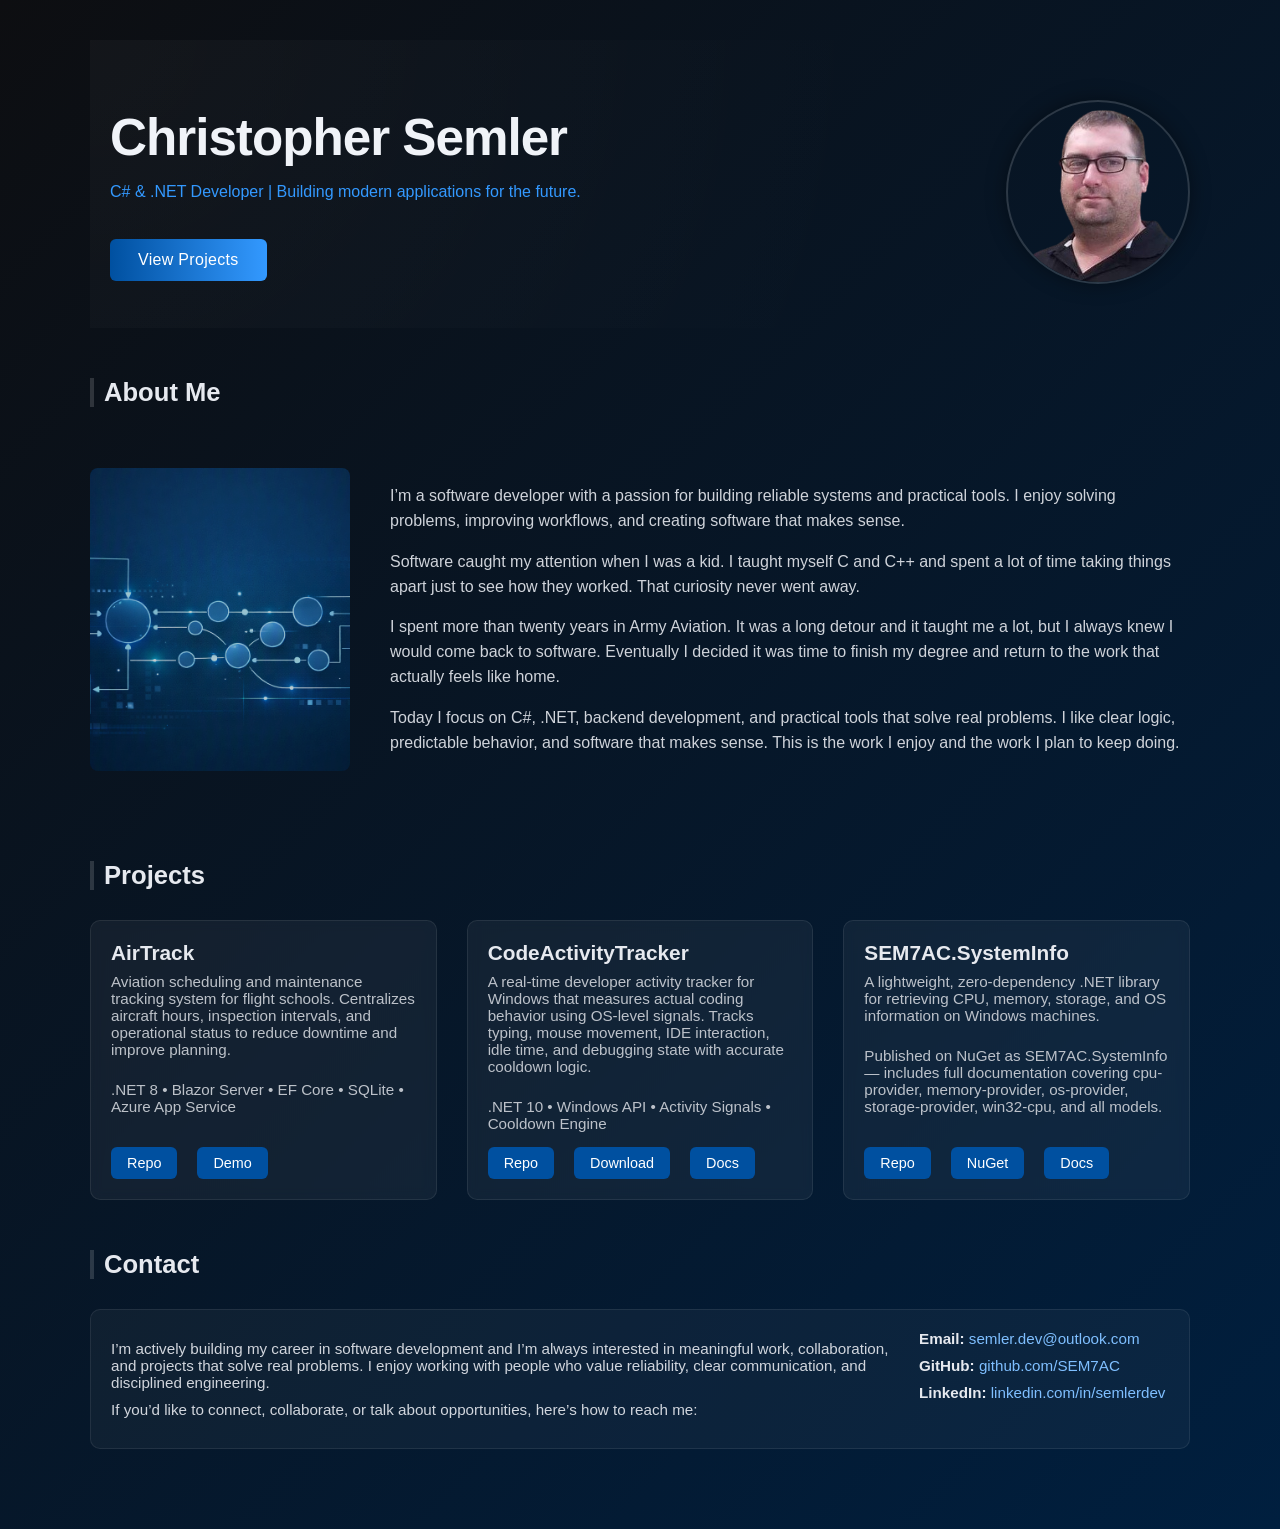
<file: index.html>
<!DOCTYPE html>
<html lang="en">
<head>
    <meta charset="UTF-8">
    <meta name="viewport" content="width=device-width, initial-scale=1.0">
    <title>Christopher Semler — Portfolio</title>
    <link rel="stylesheet" href="styles.css">
</head>

<body>
    <div class="container">

        <!-- HERO -->
        <section class="hero">
            <div class="hero-text">
                <h1>Christopher Semler</h1>
                <p>C# & .NET Developer | Building modern applications for the future.</p>
                <a class="cta" href="#projects">View Projects</a>
            </div>

            <div class="hero-img">
                <img src="images\hero2.png" alt="Christopher Semler">
            </div>
        </section>

        <!-- ABOUT -->
        <h2>About Me</h2>
       <section class="about">
            <div class="about-img">
                <img src="images/node2.png" alt="Systems diagram">
            </div>
            <div class="about-text">
                <p>
                    I’m a software developer with a passion for building reliable systems and practical tools.
                    I enjoy solving problems, improving workflows, and creating software that makes sense.
                </p>
                <p>
                    Software caught my attention when I was a kid. I taught myself C and C++ and spent a lot of time
                    taking things apart just to see how they worked. That curiosity never went away.
                </p>

                <p>
                    I spent more than twenty years in Army Aviation. It was a long detour and it taught me a lot,
                    but I always knew I would come back to software. Eventually I decided it was time to finish my
                    degree and return to the work that actually feels like home.
                </p>

                <p>
                    Today I focus on C#, .NET, backend development, and practical tools that solve real problems.
                    I like clear logic, predictable behavior, and software that makes sense. This is the work I
                    enjoy and the work I plan to keep doing.
                </p>
            </div>
        </section>




        <!-- PROJECTS -->
        <h2 id="projects">Projects</h2>
        <section class="projects">

            <div class="project-card" onclick="location.href='airtrack.html'">
                <h3>AirTrack</h3>
                <p>
                    Aviation scheduling and maintenance tracking system for flight schools. Centralizes aircraft hours,
                    inspection intervals, and operational status to reduce downtime and improve planning.
                </p>
                <p class="tech">.NET 8 • Blazor Server • EF Core • SQLite • Azure App Service</p>
                <div class="buttons">
                    <a href="https://github.com/SEM7AC/AirTrack" target="_blank" onclick="event.stopPropagation();">Repo</a>
                    <a href="https://airtrack.azurewebsites.net" target="_blank" onclick="event.stopPropagation();">Demo</a>
                </div>
            </div>

            <div class="project-card" onclick="location.href='cats.html'">
                <h3>CodeActivityTracker</h3>
                <p>
                    A real-time developer activity tracker for Windows that measures actual coding behavior 
                    using OS-level signals. Tracks typing, mouse movement, IDE interaction, idle time, and 
                    debugging state with accurate cooldown logic.
                </p>
                <p class="tech">.NET 10 • Windows API • Activity Signals • Cooldown Engine</p>
                <div class="buttons">
                    <a href="https://github.com/SEM7AC/CodeActivityTracker" target="_blank" onclick="event.stopPropagation();">Repo</a>
                    <a href="https://github.com/SEM7AC/CodeActivityTracker/releases/latest" target="_blank" onclick="event.stopPropagation();">Download</a>
                    <a href="https://github.com/SEM7AC/CodeActivityTracker/tree/master/docs" target="_blank" onclick="event.stopPropagation();">Docs</a>
                </div>
            </div>
           

            <div class="project-card" onclick="location.href='sysinfo.html'">
                <h3>SEM7AC.SystemInfo</h3>
                <p>
                    A lightweight, zero‑dependency .NET library for retrieving CPU, memory, storage, and OS information on Windows machines.
                </p>
                <p class="tech">
                    Published on NuGet as SEM7AC.SystemInfo — includes full documentation covering cpu-provider,
                    memory-provider, os-provider, storage-provider, win32-cpu, and all models.
                </p>
                <div class="buttons">
                    <a href="https://github.com/SEM7AC/SEM7AC.SystemInfo" target="_blank" onclick="event.stopPropagation();">Repo</a>
                    <a href="https://www.nuget.org/packages/SEM7AC.SystemInfo/" target="_blank" onclick="event.stopPropagation();">NuGet</a>
                    <a href="https://github.com/SEM7AC/SEM7AC.SystemInfo/tree/master/SEM7AC.SystemInfo/docs" target="_blank" onclick="event.stopPropagation();">Docs</a>
                </div>
            </div>

        </section>


        <!-- CONTACT -->
        <h2>Contact</h2>
        <section class="contact-grid">

            <div class="contact-left">
                <p>
                    I’m actively building my career in software development and I’m always interested in 
                    meaningful work, collaboration, and projects that solve real problems. I enjoy working 
                    with people who value reliability, clear communication, and disciplined engineering.
                </p>
                <p>
                    If you’d like to connect, collaborate, or talk about opportunities, here’s how to reach me:
                </p>
            </div>

            <div class="contact-right">
                <ul>
                    <li><strong>Email:</strong> <a href="mailto:semler.dev@outlook.com">semler.dev@outlook.com</a></li>
                    <li><strong>GitHub:</strong> <a href="https://github.com/SEM7AC" target="_blank">github.com/SEM7AC</a></li>
                    <li><strong>LinkedIn:</strong> <a href="https://linkedin.com/in/semlerdev" target="_blank">linkedin.com/in/semlerdev</a></li>
                </ul>
            </div>

        </section>

    </div>



</body>
</html>
</file>
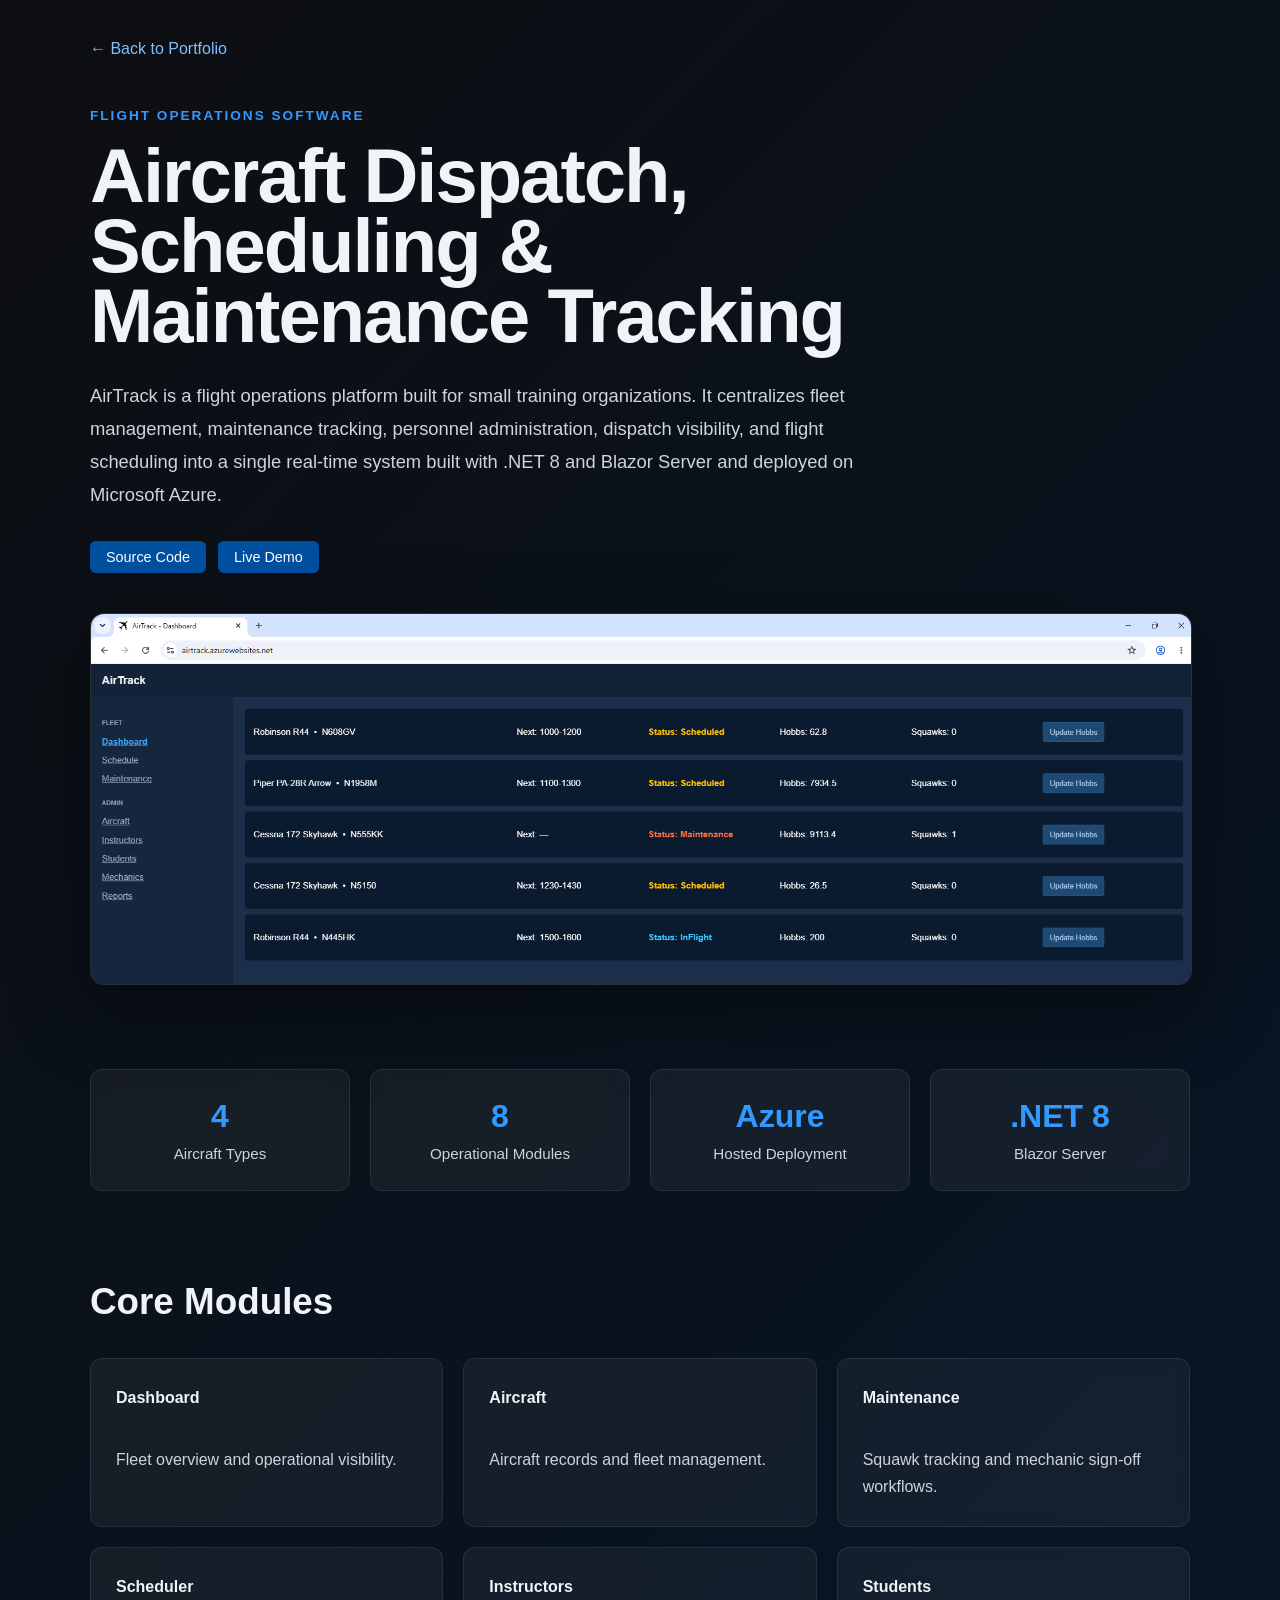
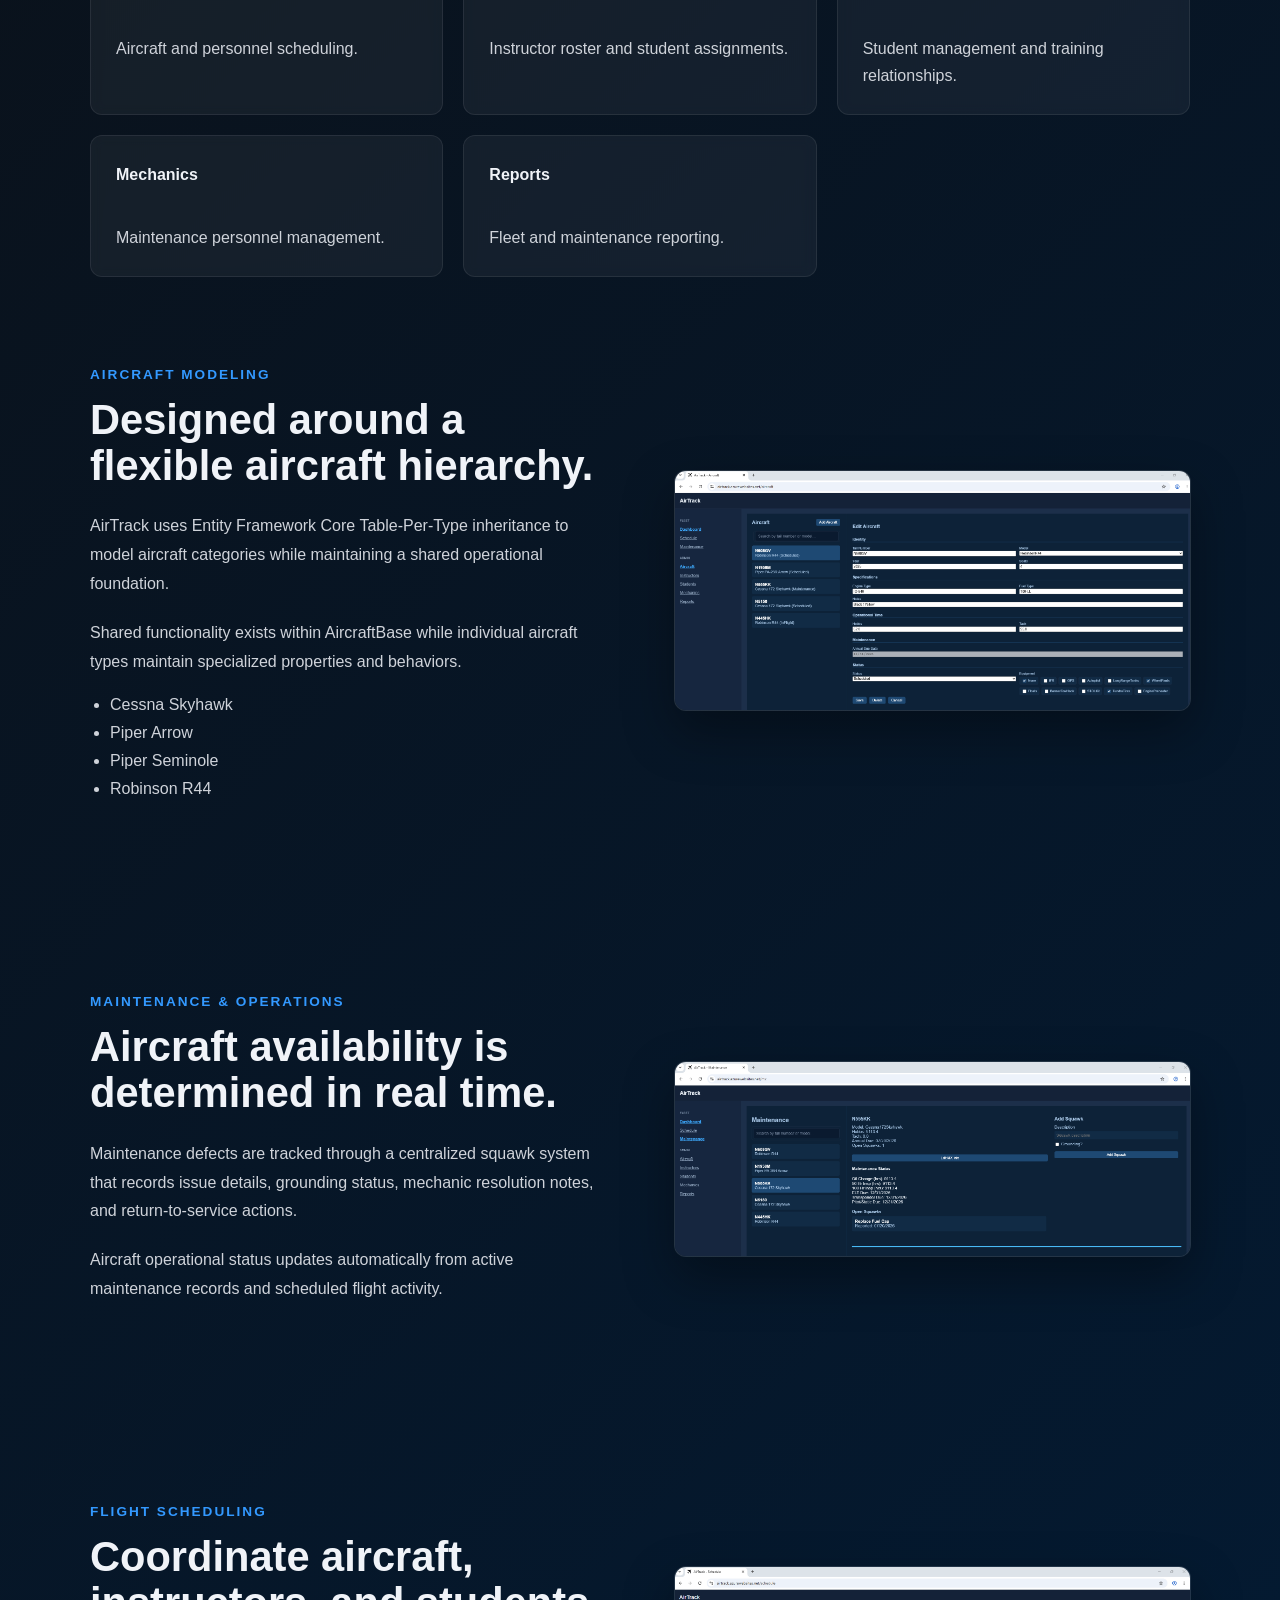
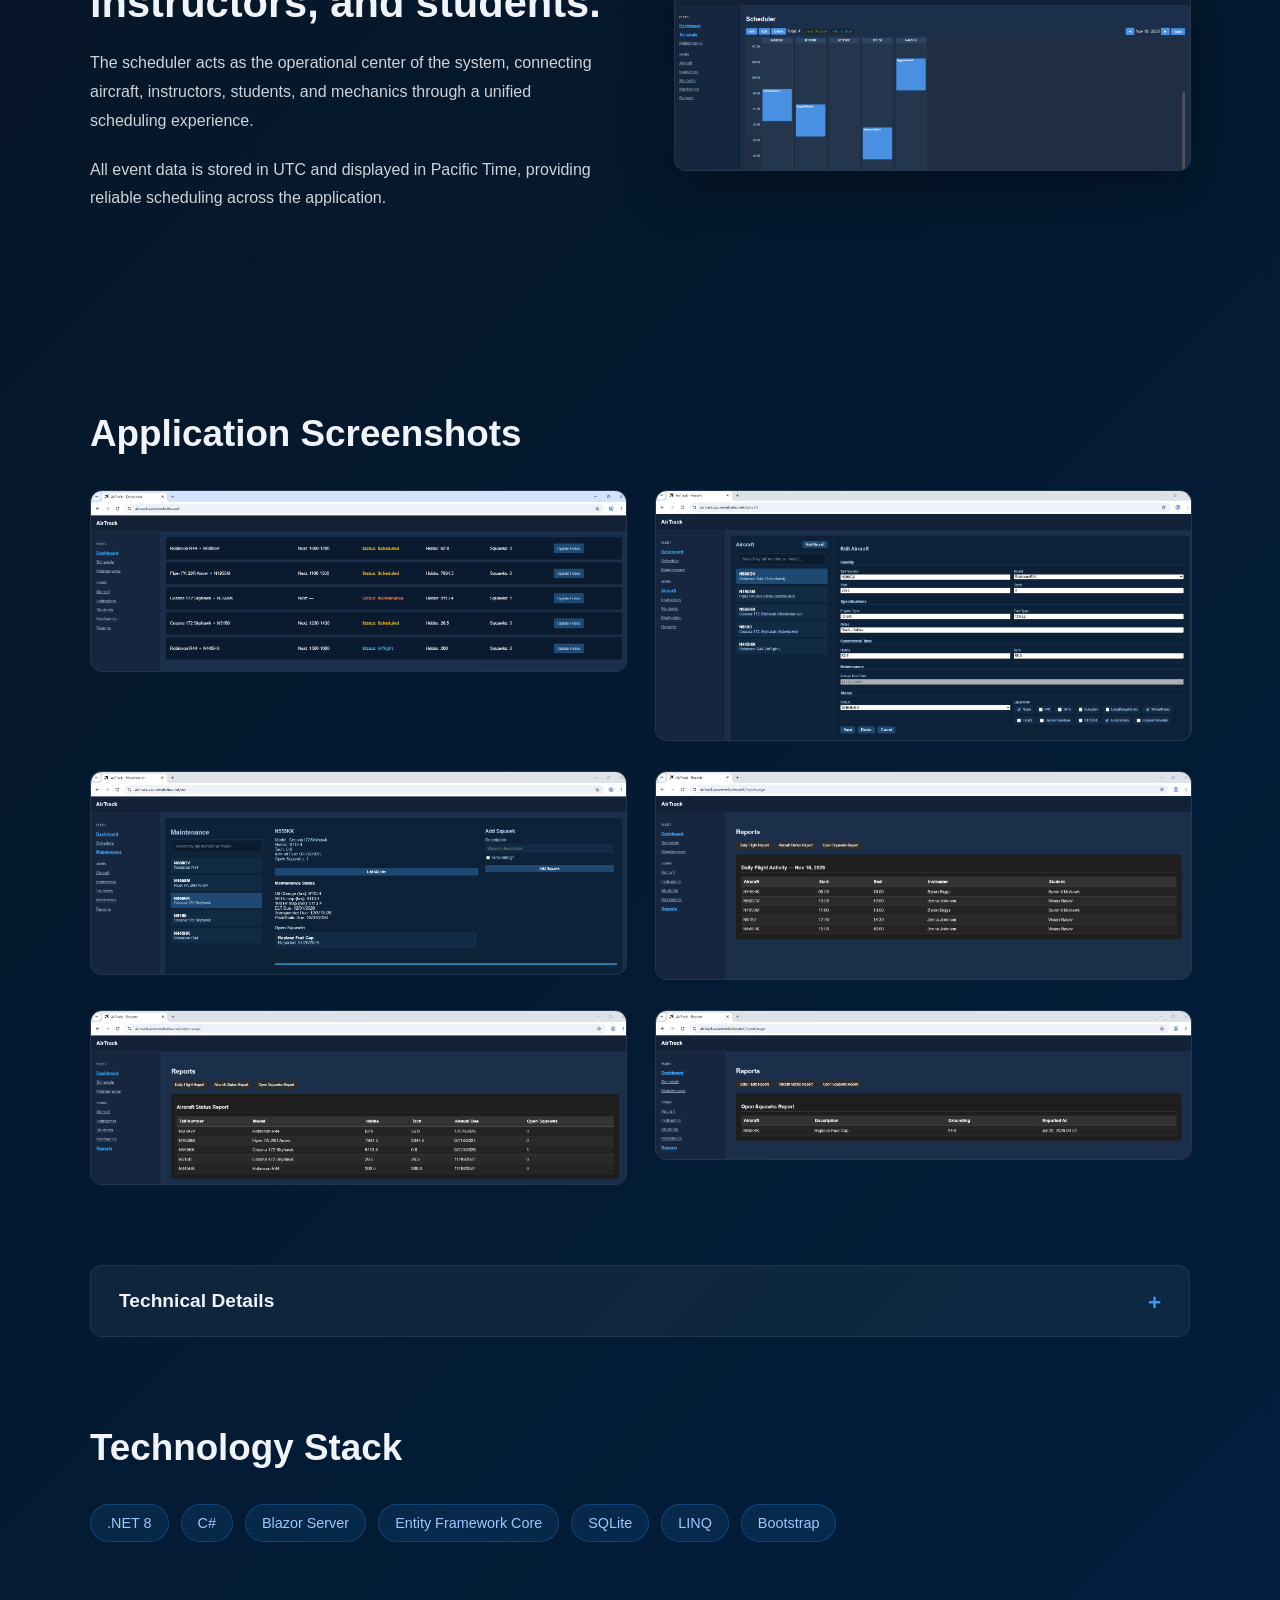
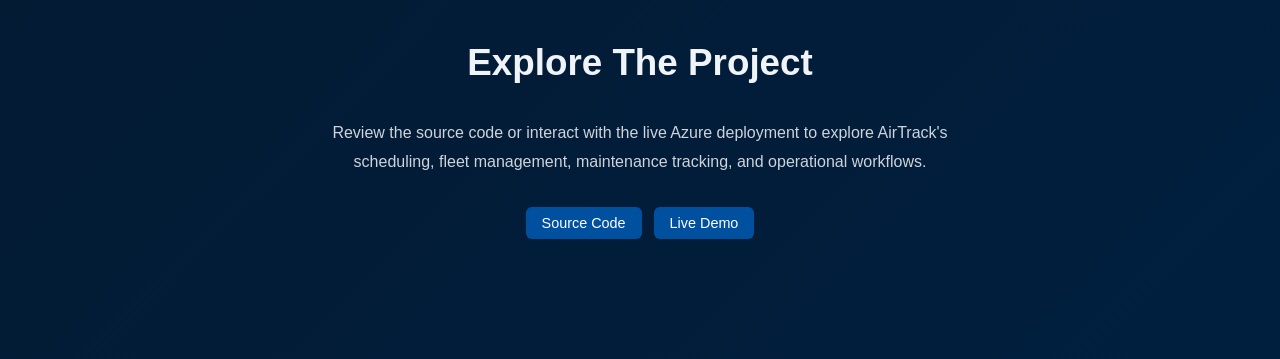
<file: airtrack.html>
<!DOCTYPE html>
<html lang="en">
<head>
    <meta charset="UTF-8">
    <meta name="viewport" content="width=device-width, initial-scale=1.0">
    <title>AirTrack | SEM7AC</title>

    <link rel="stylesheet" href="styles.css">
    <link rel="stylesheet" href="airtrack.css">
</head>
<body>

    <div class="container">

        <a href="index.html" class="back-link">
            ← Back to Portfolio
        </a>

        <section class="airtrack-hero">

            <div class="hero-copy">

                <div class="eyebrow">
                    FLIGHT OPERATIONS SOFTWARE
                </div>

                <h1>
                    Aircraft Dispatch,
                    Scheduling &
                    Maintenance Tracking
                </h1>

                <p class="hero-description">
                    AirTrack is a flight operations platform built for small
                    training organizations. It centralizes fleet management,
                    maintenance tracking, personnel administration, dispatch
                    visibility, and flight scheduling into a single real-time
                    system built with .NET 8 and Blazor Server and deployed
                    on Microsoft Azure.
                </p>

                <div class="buttons">

                    <a href="https://github.com/SEM7AC/AirTrack"
                       target="_blank"
                       rel="noopener noreferrer">
                        Source Code
                    </a>

                    <a href="https://airtrack.azurewebsites.net"
                       target="_blank"
                       rel="noopener noreferrer">
                        Live Demo
                    </a>

                </div>

            </div>

        </section>

        <section>

            <img src="images/dashboard.png"
                 alt="AirTrack Dashboard"
                 class="hero-image">

        </section>

        <section class="stats-bar">

            <div class="stat">
                <span>4</span>
                <p>Aircraft Types</p>
            </div>

            <div class="stat">
                <span>8</span>
                <p>Operational Modules</p>
            </div>

            <div class="stat">
                <span>Azure</span>
                <p>Hosted Deployment</p>
            </div>

            <div class="stat">
                <span>.NET 8</span>
                <p>Blazor Server</p>
            </div>

        </section>

        <section>

            <div class="section-title">
                <h2>Core Modules</h2>
            </div>

            <div class="challenge-grid">

                <div class="challenge-card">
                    <strong>Dashboard</strong><br>
                    Fleet overview and operational visibility.
                </div>

                <div class="challenge-card">
                    <strong>Aircraft</strong><br>
                    Aircraft records and fleet management.
                </div>

                <div class="challenge-card">
                    <strong>Maintenance</strong><br>
                    Squawk tracking and mechanic sign-off workflows.
                </div>

                <div class="challenge-card">
                    <strong>Scheduler</strong><br>
                    Aircraft and personnel scheduling.
                </div>

                <div class="challenge-card">
                    <strong>Instructors</strong><br>
                    Instructor roster and student assignments.
                </div>

                <div class="challenge-card">
                    <strong>Students</strong><br>
                    Student management and training relationships.
                </div>

                <div class="challenge-card">
                    <strong>Mechanics</strong><br>
                    Maintenance personnel management.
                </div>

                <div class="challenge-card">
                    <strong>Reports</strong><br>
                    Fleet and maintenance reporting.
                </div>

            </div>

        </section>

        <section class="story-section reverse">

            <div class="story-image">

                <img src="images/aircraft.png"
                     alt="Aircraft Management">

            </div>

            <div class="story-text">

                <div class="section-label">
                    AIRCRAFT MODELING
                </div>

                <h2>
                    Designed around a flexible aircraft hierarchy.
                </h2>

                <p>
                    AirTrack uses Entity Framework Core Table-Per-Type inheritance
                    to model aircraft categories while maintaining a shared
                    operational foundation.
                </p>

                <p>
                    Shared functionality exists within AircraftBase while
                    individual aircraft types maintain specialized properties
                    and behaviors.
                </p>

                <ul>
                    <li>Cessna Skyhawk</li>
                    <li>Piper Arrow</li>
                    <li>Piper Seminole</li>
                    <li>Robinson R44</li>
                </ul>

            </div>

        </section>

        <section class="story-section">

            <div class="story-text">

                <div class="section-label">
                    MAINTENANCE & OPERATIONS
                </div>

                <h2>
                    Aircraft availability is determined in real time.
                </h2>

                <p>
                    Maintenance defects are tracked through a centralized
                    squawk system that records issue details, grounding status,
                    mechanic resolution notes, and return-to-service actions.
                </p>

                <p>
                    Aircraft operational status updates automatically from
                    active maintenance records and scheduled flight activity.
                </p>

            </div>

            <div class="story-image">

                <img src="images/mx.png"
                     alt="Maintenance Tracking">

            </div>

        </section>

        <section class="story-section reverse">

            <div class="story-image">

                <img src="images/schedule.png"
                     alt="Flight Scheduler">

            </div>

            <div class="story-text">

                <div class="section-label">
                    FLIGHT SCHEDULING
                </div>

                <h2>
                    Coordinate aircraft, instructors, and students.
                </h2>

                <p>
                    The scheduler acts as the operational center of the system,
                    connecting aircraft, instructors, students, and mechanics
                    through a unified scheduling experience.
                </p>

                <p>
                    All event data is stored in UTC and displayed in Pacific Time,
                    providing reliable scheduling across the application.
                </p>

            </div>

        </section>

        <section>

            <div class="section-title">
                <h2>Application Screenshots</h2>
            </div>

            <div class="gallery">

                <img src="images/dashboard.png"
                     alt="AirTrack Dashboard">

                <img src="images/aircraft.png"
                     alt="Aircraft Management">

                <img src="images/mx.png"
                     alt="Maintenance Tracking">

                <img src="images/report1.png"
                     alt="Daily Flight Report">

                <img src="images/report2.png"
                     alt="Aircraft Status Report">

                <img src="images/report3.png"
                     alt="Open Squawks Report">

            </div>

        </section>

        <details class="technical-details">

            <summary>
                Technical Details
            </summary>

            <div class="technical-details-content">

                <section>

                    <div class="section-title">
                        <h2>Application Design</h2>
                    </div>

                    <div class="architecture-card">

                        <div class="architecture-node">
                            Blazor Server UI
                        </div>

                        <div class="architecture-arrow">
                            ↓
                        </div>

                        <div class="architecture-node">
                            DbHelper Service
                        </div>

                        <div class="architecture-arrow">
                            ↓
                        </div>

                        <div class="architecture-node">
                            Entity Framework Core
                        </div>

                        <div class="architecture-arrow">
                            ↓
                        </div>

                        <div class="architecture-node">
                            SQLite
                        </div>

                    </div>

                    <div class="challenge-grid" style="margin-top:30px;">

                        <div class="challenge-card">
                            AirTrack uses a single Blazor Server application rather
                            than a separate API architecture.
                        </div>

                        <div class="challenge-card">
                            Data access is centralized through a scoped DbHelper
                            service to keep database interactions consistent.
                        </div>

                        <div class="challenge-card">
                            TimeHelper provides UTC-to-Pacific conversion to maintain
                            reliable scheduling behavior.
                        </div>

                        <div class="challenge-card">
                            Custom SanitizeInputMiddleware processes incoming requests
                            before application logic executes.
                        </div>

                    </div>

                </section>

                <section>

                    <div class="section-title">
                        <h2>Engineering Decisions</h2>
                    </div>

                    <div class="challenge-grid">

                        <div class="challenge-card">
                            Table-Per-Type inheritance for aircraft modeling and extensibility.
                        </div>

                        <div class="challenge-card">
                            Dynamic aircraft operational status based on active squawks.
                        </div>

                        <div class="challenge-card">
                            UTC storage with Pacific Time presentation.
                        </div>

                        <div class="challenge-card">
                            Single-application Blazor Server architecture.
                        </div>

                        <div class="challenge-card">
                            Global request sanitization through custom middleware.
                        </div>

                        <div class="challenge-card">
                            Centralized data access through a scoped DbHelper service.
                        </div>

                    </div>

                </section>

            </div>

        </details>

        <section>

            <div class="section-title">
                <h2>Technology Stack</h2>
            </div>

            <div class="tech-stack">

                <span>.NET 8</span>
                <span>C#</span>
                <span>Blazor Server</span>
                <span>Entity Framework Core</span>
                <span>SQLite</span>
                <span>LINQ</span>
                <span>Bootstrap</span>

            </div>

        </section>

        <section class="final-cta">

            <div class="section-title">
                <h2>Explore The Project</h2>
            </div>

            <p>
                Review the source code or interact with the live Azure deployment
                to explore AirTrack's scheduling, fleet management, maintenance
                tracking, and operational workflows.
            </p>

            <div class="buttons">

                <a href="https://github.com/SEM7AC/AirTrack"
                   target="_blank"
                   rel="noopener noreferrer">
                    Source Code
                </a>

                <a href="https://airtrack.azurewebsites.net"
                   target="_blank"
                   rel="noopener noreferrer">
                    Live Demo
                </a>

            </div>

        </section>

    </div>

</body>
</html>
</file>
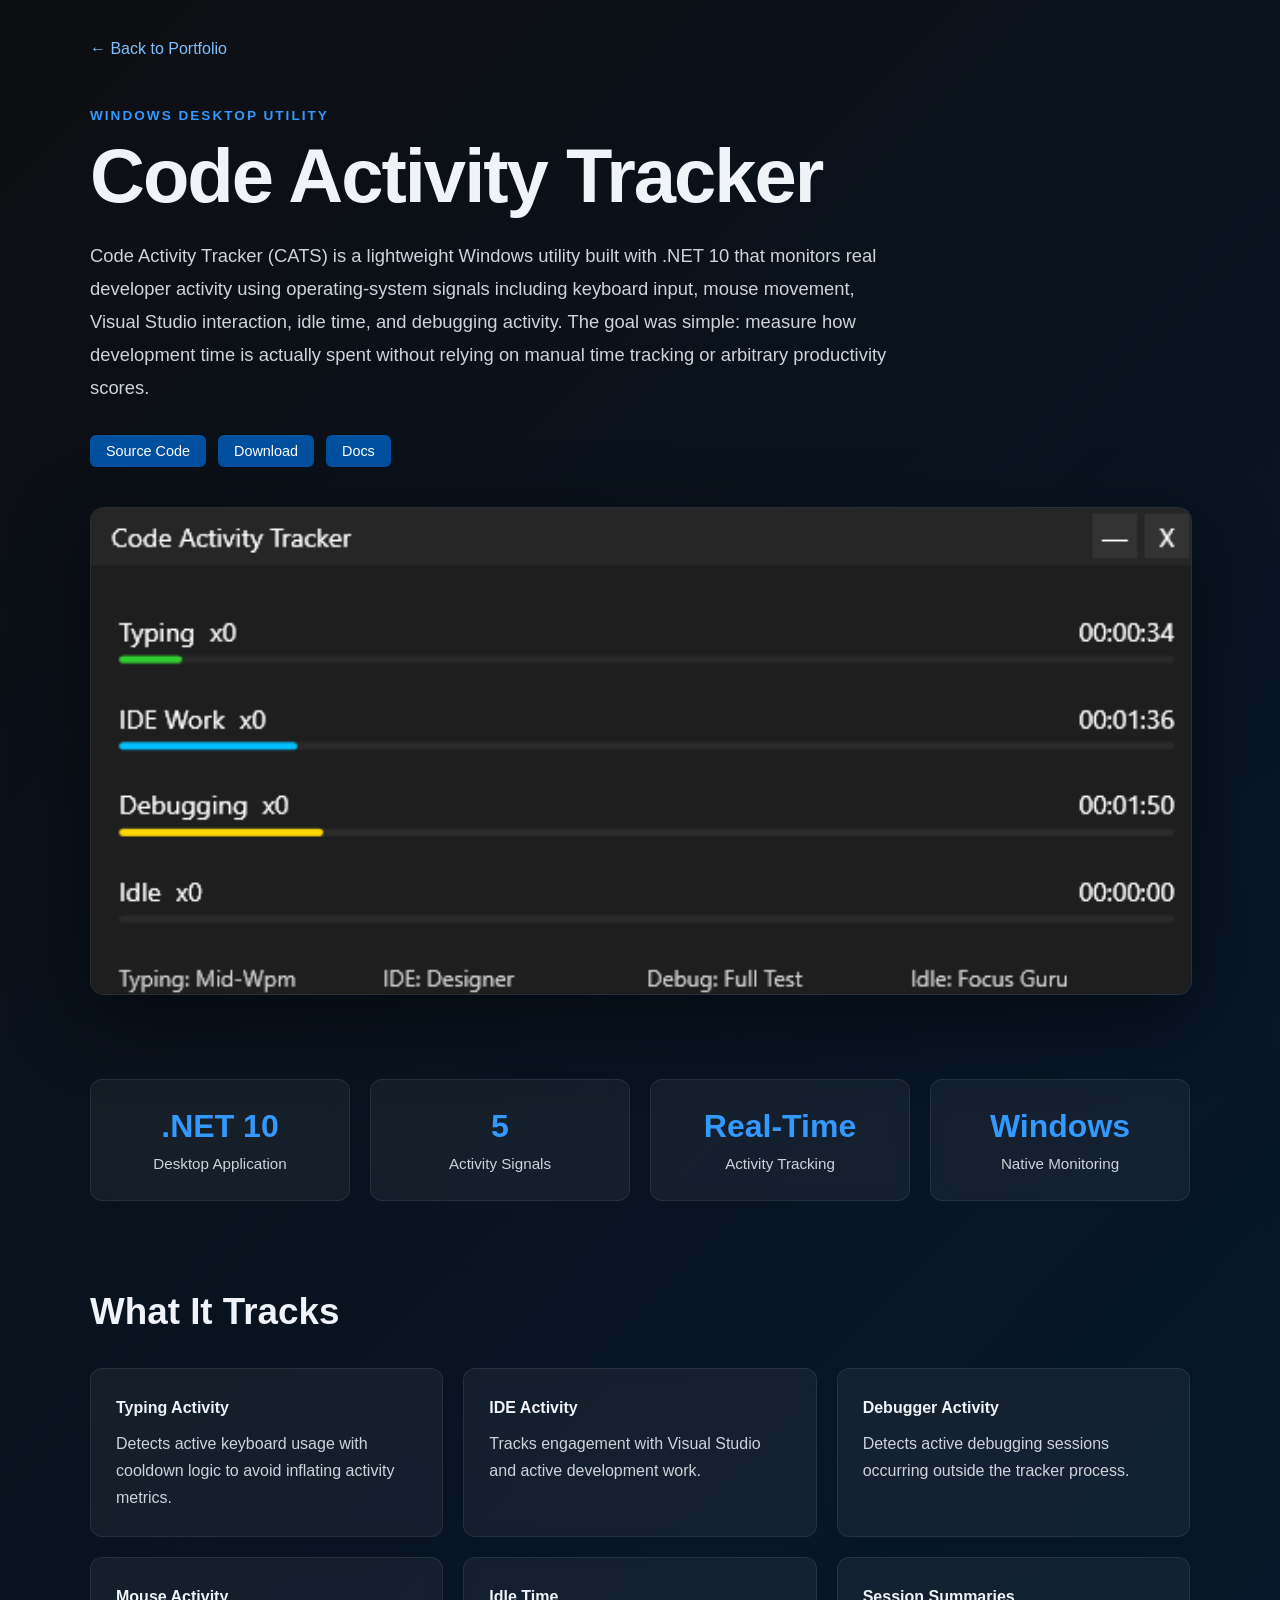
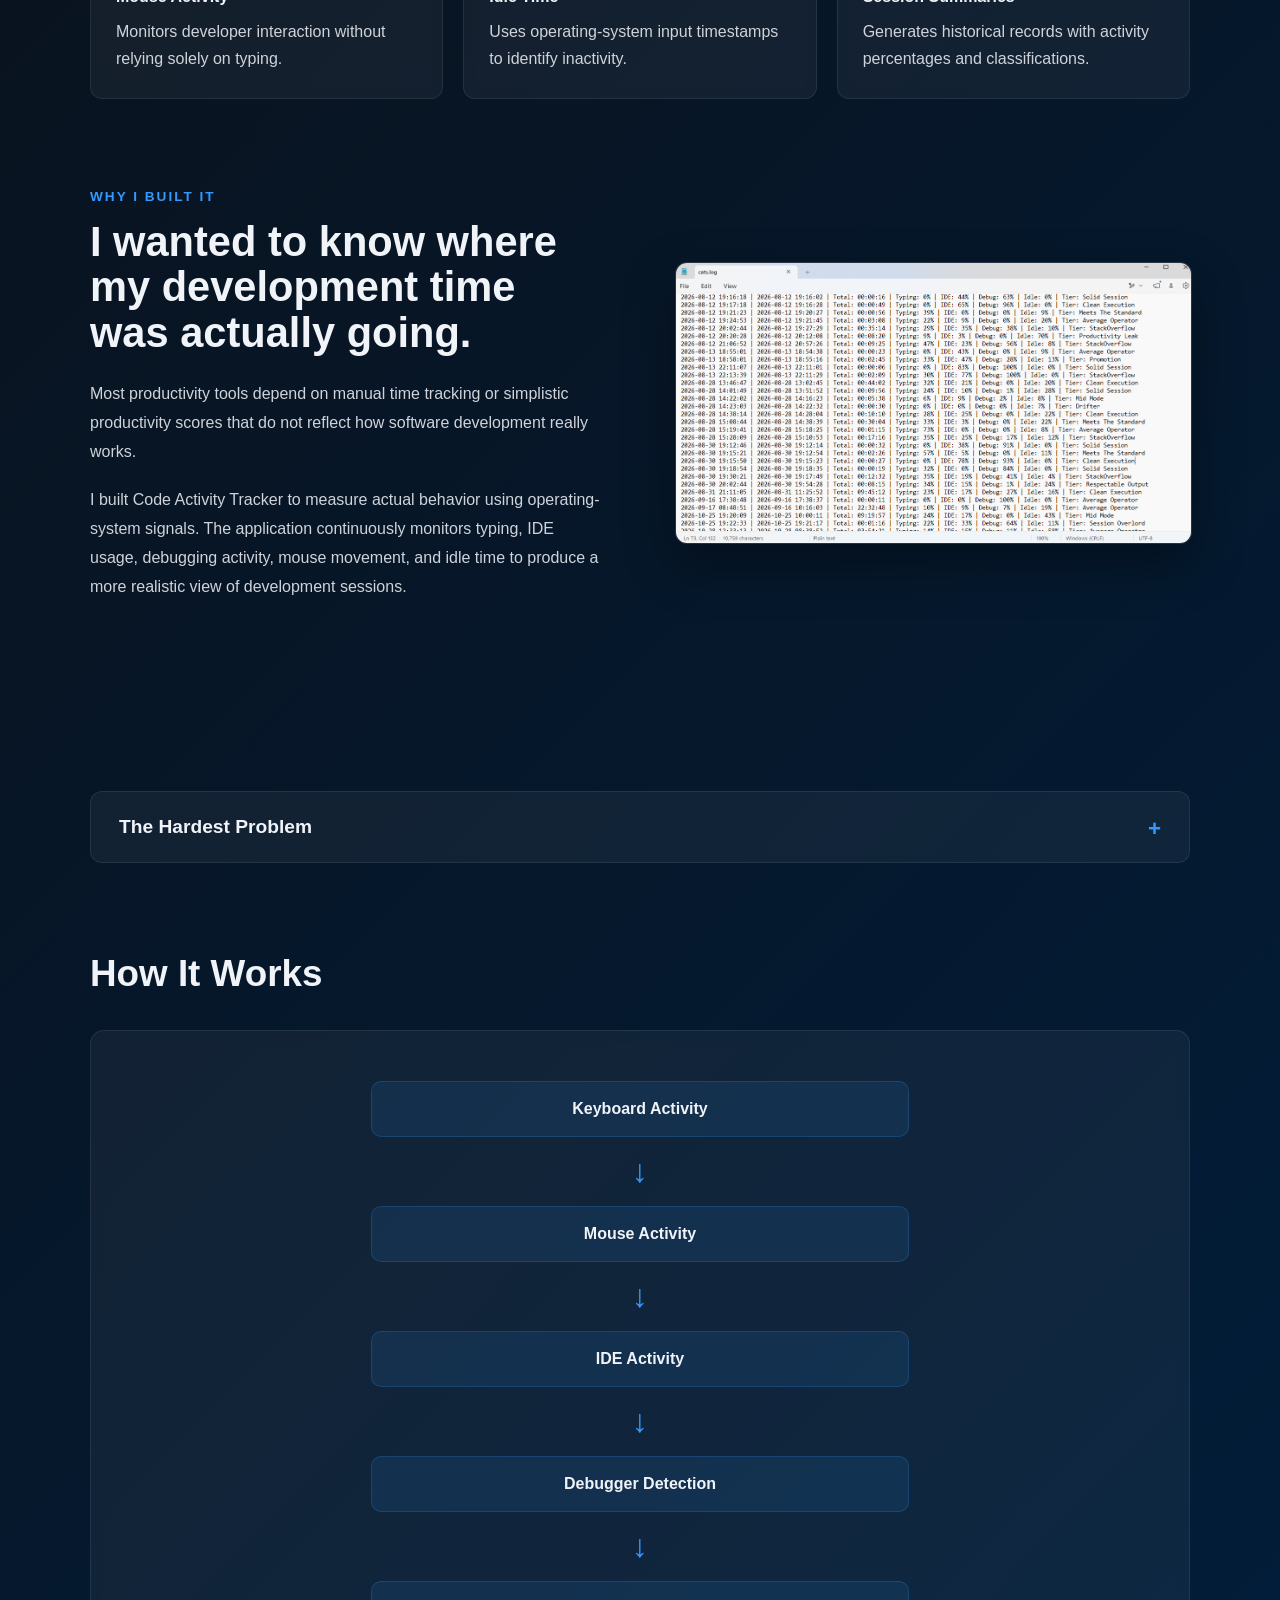
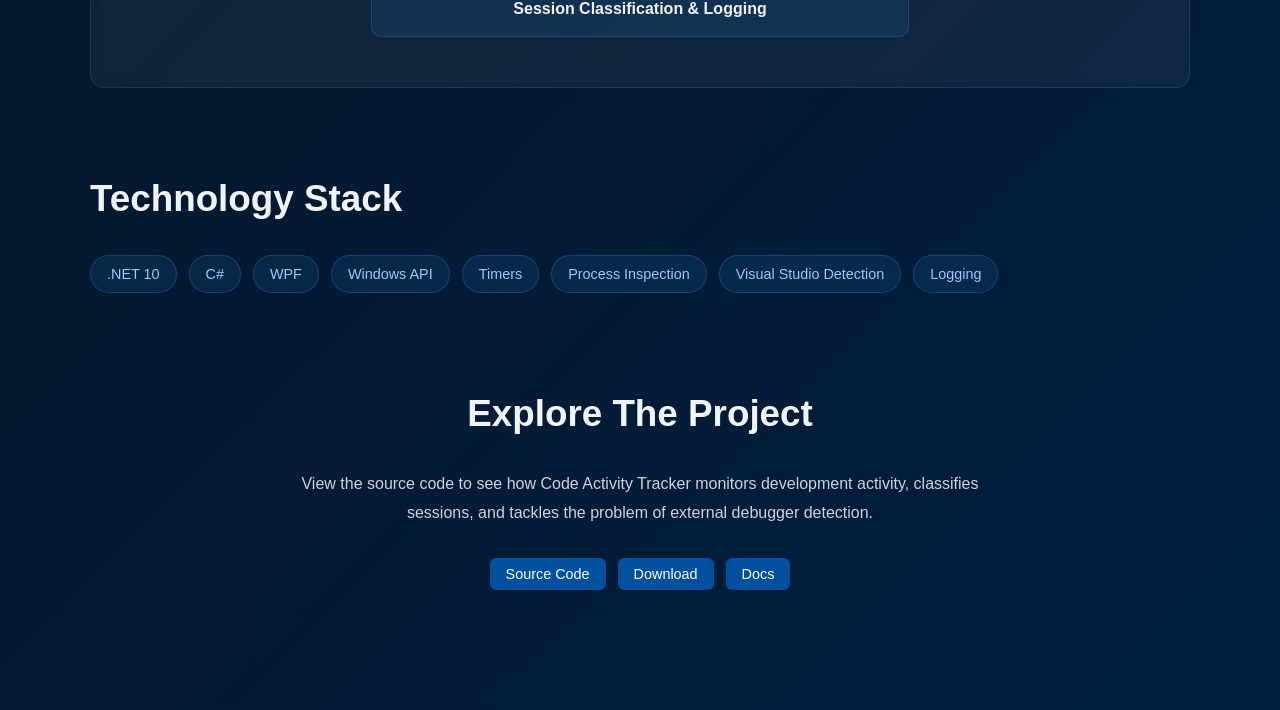
<file: cats.html>
<!DOCTYPE html>
<html lang="en">
<head>
    <meta charset="UTF-8">
    <meta name="viewport" content="width=device-width, initial-scale=1.0">
    <title>Code Activity Tracker | SEM7AC</title>

    <link rel="stylesheet" href="styles.css">
    <link rel="stylesheet" href="cats.css">
</head>
<body>

    <div class="container">

        <a href="index.html" class="back-link">
            ← Back to Portfolio
        </a>

        <section class="cats-hero">

            <div class="hero-copy">

                <div class="eyebrow">
                    WINDOWS DESKTOP UTILITY
                </div>

                <h1>
                    Code Activity
                    Tracker
                </h1>

                <p class="hero-description">
                    Code Activity Tracker (CATS) is a lightweight Windows utility
                    built with .NET 10 that monitors real developer activity using
                    operating-system signals including keyboard input, mouse movement,
                    Visual Studio interaction, idle time, and debugging activity.
                    The goal was simple: measure how development time is actually
                    spent without relying on manual time tracking or arbitrary
                    productivity scores.
                </p>

                <div class="buttons">

                    <a href="https://github.com/SEM7AC/CodeActivityTracker"
                       target="_blank"
                       rel="noopener noreferrer">
                        Source Code
                    </a>

                    <a href="https://github.com/SEM7AC/CodeActivityTracker/releases/latest" 
                       target="_blank"
                       rel="noopener noreferrer">
                        Download
                    </a>
                    <a href="https://github.com/SEM7AC/CodeActivityTracker/tree/master/docs" 
                       target="_blank" 
                       rel="noopener noreferrer">Docs
                    </a>

                </div>

            </div>

        </section>

        <section>

            <img src="images/cats1.png"
                 alt="Code Activity Tracker"
                 class="hero-image">

        </section>

        <section class="stats-bar">

            <div class="stat">
                <span>.NET 10</span>
                <p>Desktop Application</p>
            </div>

            <div class="stat">
                <span>5</span>
                <p>Activity Signals</p>
            </div>

            <div class="stat">
                <span>Real-Time</span>
                <p>Activity Tracking</p>
            </div>

            <div class="stat">
                <span>Windows</span>
                <p>Native Monitoring</p>
            </div>

        </section>

        <section>

            <div class="section-title">
                <h2>What It Tracks</h2>
            </div>

            <div class="challenge-grid">

                <div class="challenge-card">
                    <strong>Typing Activity</strong>
                    Detects active keyboard usage with cooldown logic to avoid
                    inflating activity metrics.
                </div>

                <div class="challenge-card">
                    <strong>IDE Activity</strong>
                    Tracks engagement with Visual Studio and active development work.
                </div>

                <div class="challenge-card">
                    <strong>Debugger Activity</strong>
                    Detects active debugging sessions occurring outside the tracker process.
                </div>

                <div class="challenge-card">
                    <strong>Mouse Activity</strong>
                    Monitors developer interaction without relying solely on typing.
                </div>

                <div class="challenge-card">
                    <strong>Idle Time</strong>
                    Uses operating-system input timestamps to identify inactivity.
                </div>

                <div class="challenge-card">
                    <strong>Session Summaries</strong>
                    Generates historical records with activity percentages and classifications.
                </div>

            </div>

        </section>

        <section class="story-section">

            <div class="story-text">

                <div class="section-label">
                    WHY I BUILT IT
                </div>

                <h2>
                    I wanted to know where my development time was actually going.
                </h2>

                <p>
                    Most productivity tools depend on manual time tracking or
                    simplistic productivity scores that do not reflect how software
                    development really works.
                </p>

                <p>
                    I built Code Activity Tracker to measure actual behavior using
                    operating-system signals. The application continuously monitors
                    typing, IDE usage, debugging activity, mouse movement, and idle
                    time to produce a more realistic view of development sessions.
                </p>

            </div>

            <div class="story-image">

                <img src="images/logs.png"
                     alt="Code Activity Tracker Logs">

            </div>

        </section>

        <details class="technical-details">

            <summary>
                The Hardest Problem
            </summary>

            <div class="technical-details-content">

                <div class="story-text">

                    <div class="section-label">
                        DEBUGGER DETECTION
                    </div>

                    <h2>
                        Detecting external debugging sessions turned into the hardest problem in the project.
                    </h2>

                    <p>
                        Code Activity Tracker was originally built to answer a simple
                        question: where does development time actually go? Typing,
                        reading code, debugging, and idle time all contribute to a
                        development session, so accurate debugger detection became a
                        core requirement.
                    </p>

                    <p>
                        The challenge was that the tracker runs as a completely separate
                        process. Standard APIs such as Debugger.IsAttached only identify
                        whether the current process is being debugged, making them
                        ineffective for detecting external debugging sessions.
                    </p>

                    <p>
                        What appeared to be a simple problem quickly turned into a deep
                        investigation. Parent-process tracing, WMI queries, process-tree
                        analysis, handle inspection, thread-state monitoring, CPU
                        sampling, window correlation, and Visual Studio helper-process
                        tracking were all tested and ultimately discarded due to false
                        positives, inconsistent results, or reliability issues.
                    </p>

                    <p>
                        Web applications proved especially difficult because Visual
                        Studio often launches multiple processes, services, and helper
                        components behind the scenes. Identifying the actual debug
                        target from outside the debugging session became far more
                        complicated than expected.
                    </p>

                    <p>
                        The final implementation relied on Visual Studio's active window
                        information and process correlation to determine whether a
                        debugging session was active. The solution ended up being much
                        simpler than many of the approaches investigated and proved to
                        be the most reliable in real-world use.
                    </p>

                    <p>
                        I documented the entire investigation, including the failed
                        approaches, reasoning, and final implementation in a dedicated
                        article.
                    </p>

                    <div class="buttons">

                        <a href="https://dev.to/sem7ac/visual-studio-2026-debugger-detection-failure-5fip"
                           target="_blank"
                           rel="noopener noreferrer">
                            Read Full Article
                        </a>

                    </div>

                </div>

            </div>

        </details>

        <section>

            <div class="section-title">
                <h2>How It Works</h2>
            </div>

            <div class="architecture-card">

                <div class="architecture-node">
                    Keyboard Activity
                </div>

                <div class="architecture-arrow">
                    ↓
                </div>

                <div class="architecture-node">
                    Mouse Activity
                </div>

                <div class="architecture-arrow">
                    ↓
                </div>

                <div class="architecture-node">
                    IDE Activity
                </div>

                <div class="architecture-arrow">
                    ↓
                </div>

                <div class="architecture-node">
                    Debugger Detection
                </div>

                <div class="architecture-arrow">
                    ↓
                </div>

                <div class="architecture-node">
                    Session Classification & Logging
                </div>

            </div>

        </section>

        <section>

            <div class="section-title">
                <h2>Technology Stack</h2>
            </div>

            <div class="tech-stack">

                <span>.NET 10</span>
                <span>C#</span>
                <span>WPF</span>
                <span>Windows API</span>
                <span>Timers</span>
                <span>Process Inspection</span>
                <span>Visual Studio Detection</span>
                <span>Logging</span>

            </div>

        </section>

        <section class="final-cta">

            <div class="section-title">
                <h2>Explore The Project</h2>
            </div>

            <p>
                View the source code to see how Code Activity Tracker monitors
                development activity, classifies sessions, and tackles the problem
                of external debugger detection.
            </p>

            <div class="buttons">

                <a href="https://github.com/SEM7AC/CodeActivityTracker"
                   target="_blank"
                   rel="noopener noreferrer">
                    Source Code
                </a>
                <a href="https://github.com/SEM7AC/CodeActivityTracker/releases/latest"
                   target="_blank"
                   rel="noopener noreferrer">
                    Download
                </a>
                <a href="https://github.com/SEM7AC/CodeActivityTracker/tree/master/docs"
                   target="_blank"
                   rel="noopener noreferrer">
                    Docs
                </a>

            </div>

        </section>

    </div>

</body>
</html>
</file>
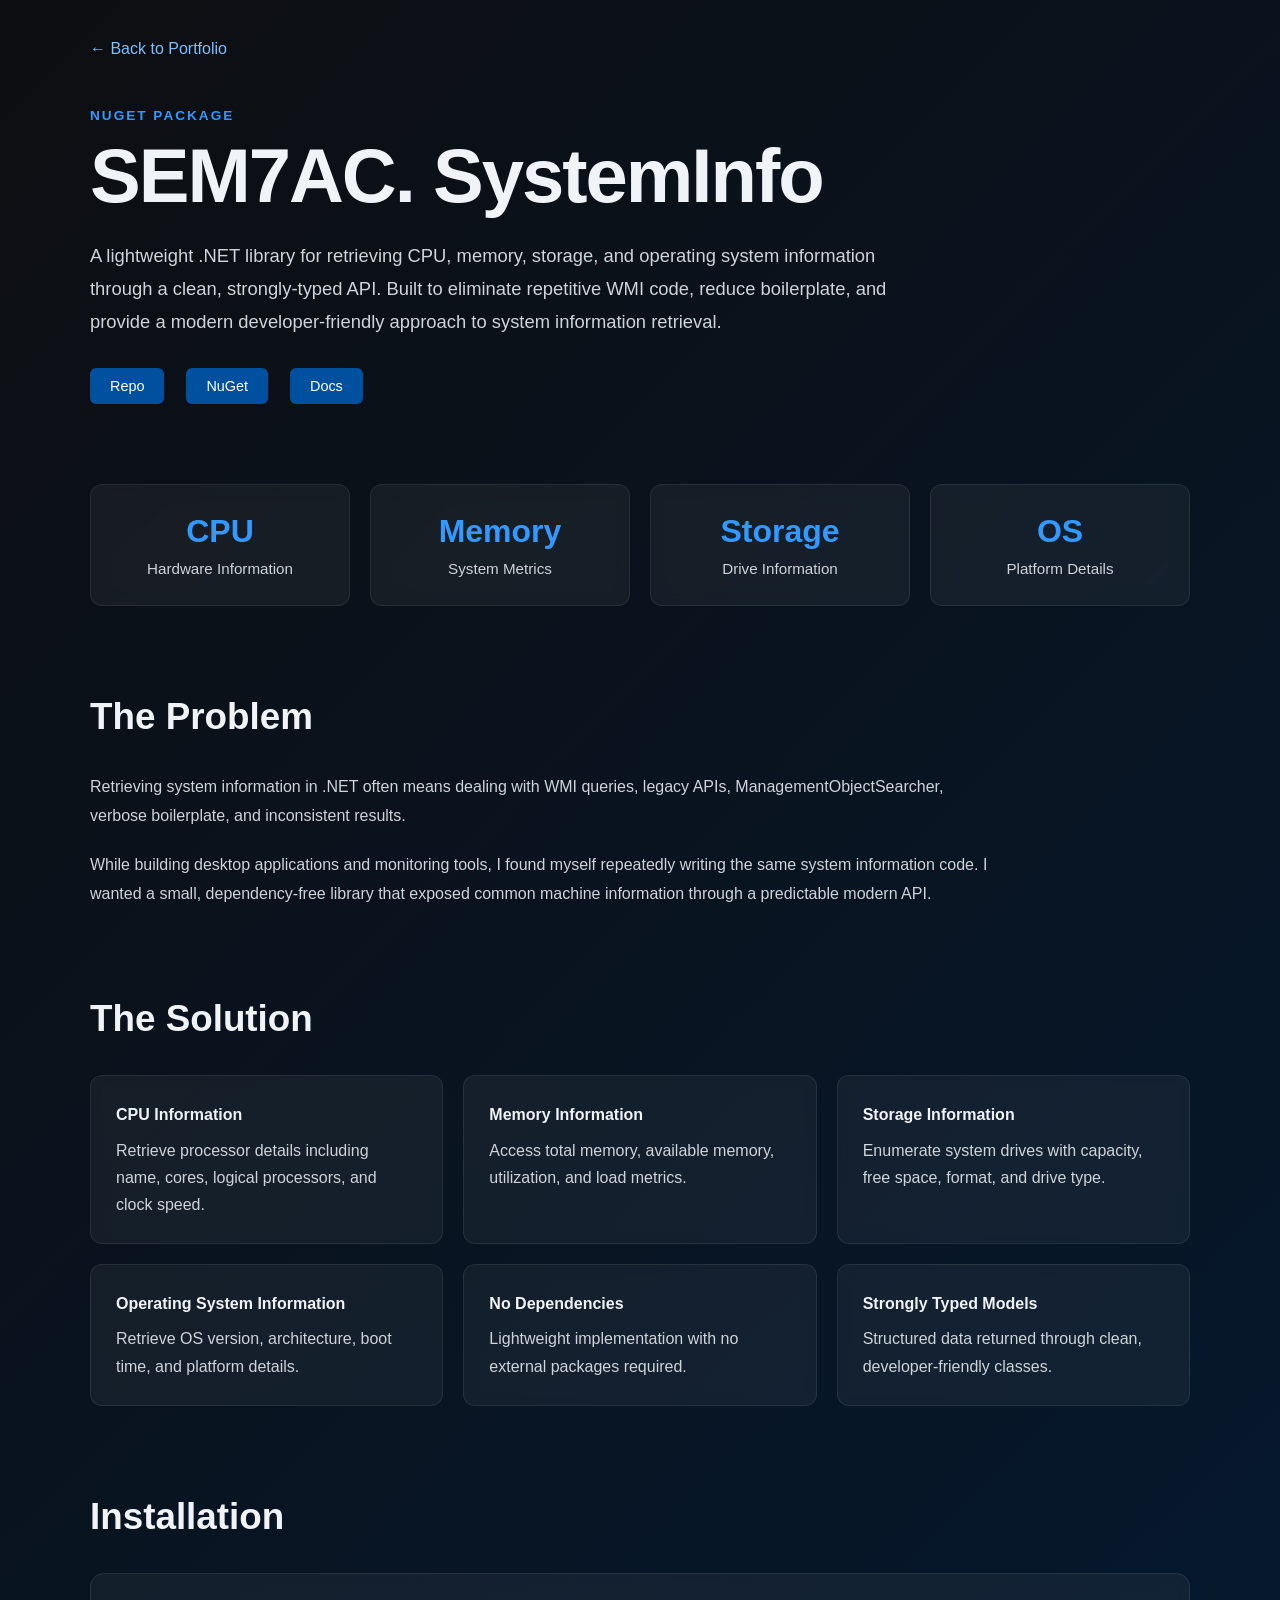
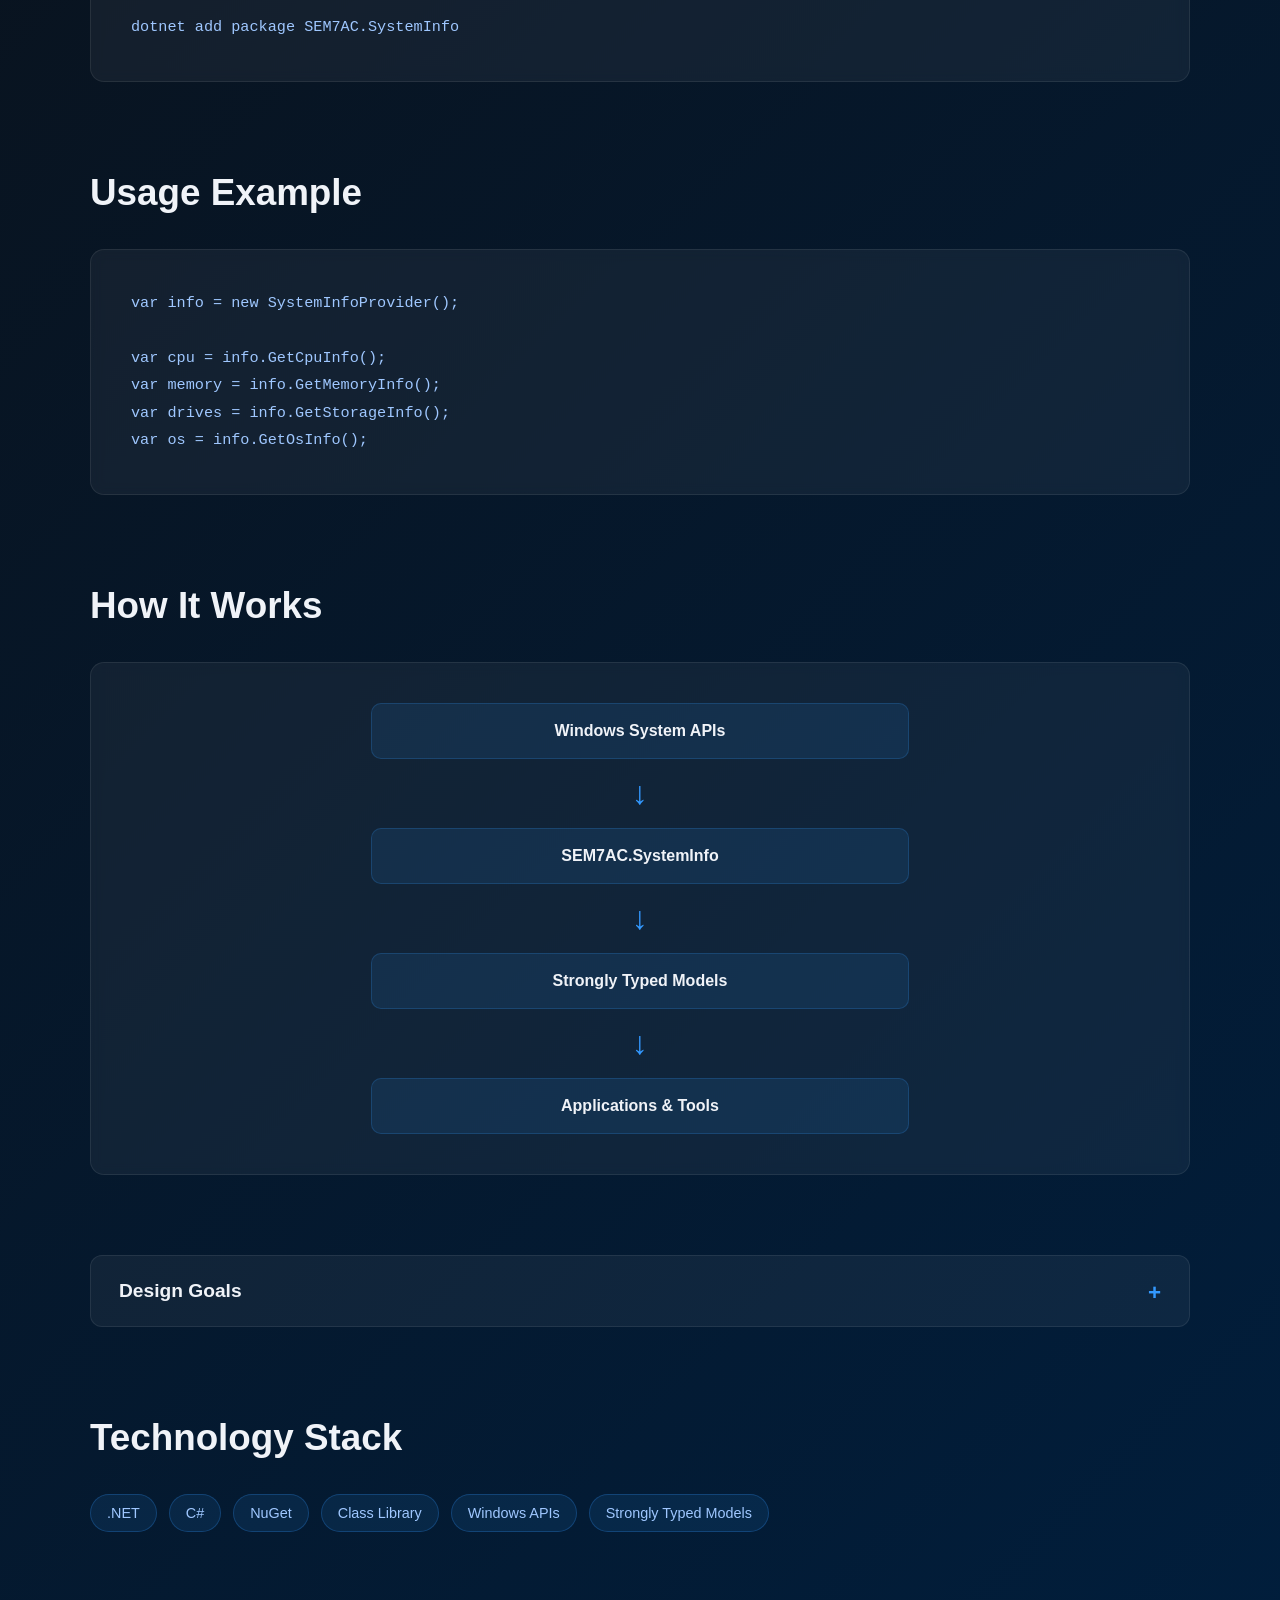
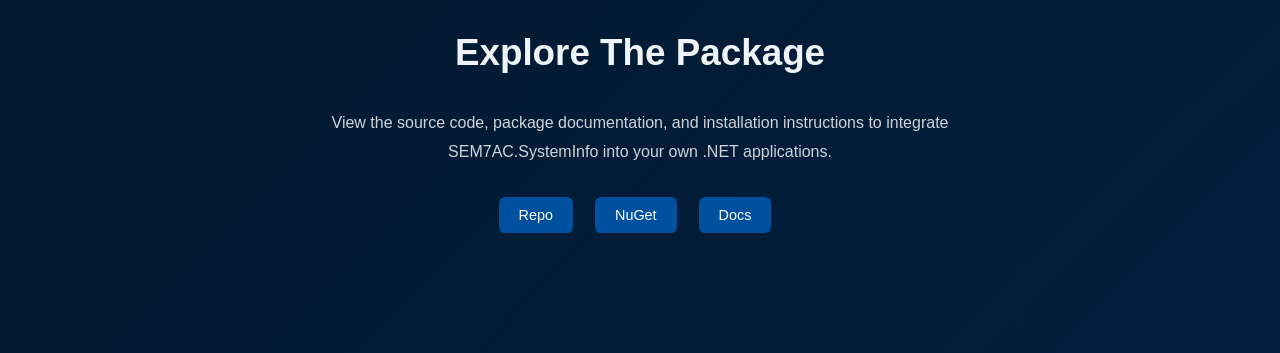
<file: sysinfo.html>
<!DOCTYPE html>
<html lang="en">
<head>
    <meta charset="UTF-8">
    <meta name="viewport" content="width=device-width, initial-scale=1.0">
    <title>SEM7AC.SystemInfo | SEM7AC</title>

    <link rel="stylesheet" href="styles.css">
    <link rel="stylesheet" href="sysinfo.css">
</head>
<body>

    <div class="container">

        <a href="index.html" class="back-link">
            ← Back to Portfolio
        </a>

        <section class="systeminfo-hero">

            <div class="hero-copy">

                <div class="eyebrow">
                    NUGET PACKAGE
                </div>

                <h1>
                    SEM7AC.
                    SystemInfo
                </h1>

                <p class="hero-description">
                    A lightweight .NET library for retrieving CPU, memory,
                    storage, and operating system information through a clean,
                    strongly-typed API. Built to eliminate repetitive WMI code,
                    reduce boilerplate, and provide a modern developer-friendly
                    approach to system information retrieval.
                </p>

                <div class="buttons">

                    <a href="https://github.com/SEM7AC/SEM7AC.SystemInfo"
                       target="_blank"
                       rel="noopener noreferrer">
                        Repo
                    </a>

                    <a href="https://www.nuget.org/packages/SEM7AC.SystemInfo/"
                       target="_blank"
                       rel="noopener noreferrer">
                        NuGet
                    </a>

                    <a href="https://github.com/SEM7AC/SEM7AC.SystemInfo/tree/master/SEM7AC.SystemInfo/docs"
                       target="_blank"
                       rel="noopener noreferrer">
                        Docs
                    </a>

                </div>

            </div>

        </section>

        <section class="stats-bar">

            <div class="stat">
                <span>CPU</span>
                <p>Hardware Information</p>
            </div>

            <div class="stat">
                <span>Memory</span>
                <p>System Metrics</p>
            </div>

            <div class="stat">
                <span>Storage</span>
                <p>Drive Information</p>
            </div>

            <div class="stat">
                <span>OS</span>
                <p>Platform Details</p>
            </div>

        </section>

        <section>

            <div class="section-title">
                <h2>The Problem</h2>
            </div>

            <div class="story-text">

                <p>
                    Retrieving system information in .NET often means dealing
                    with WMI queries, legacy APIs, ManagementObjectSearcher,
                    verbose boilerplate, and inconsistent results.
                </p>

                <p>
                    While building desktop applications and monitoring tools,
                    I found myself repeatedly writing the same system information
                    code. I wanted a small, dependency-free library that exposed
                    common machine information through a predictable modern API.
                </p>

            </div>

        </section>

        <section>

            <div class="section-title">
                <h2>The Solution</h2>
            </div>

            <div class="challenge-grid">

                <div class="challenge-card">
                    <strong>CPU Information</strong>
                    Retrieve processor details including name, cores,
                    logical processors, and clock speed.
                </div>

                <div class="challenge-card">
                    <strong>Memory Information</strong>
                    Access total memory, available memory,
                    utilization, and load metrics.
                </div>

                <div class="challenge-card">
                    <strong>Storage Information</strong>
                    Enumerate system drives with capacity,
                    free space, format, and drive type.
                </div>

                <div class="challenge-card">
                    <strong>Operating System Information</strong>
                    Retrieve OS version, architecture,
                    boot time, and platform details.
                </div>

                <div class="challenge-card">
                    <strong>No Dependencies</strong>
                    Lightweight implementation with no
                    external packages required.
                </div>

                <div class="challenge-card">
                    <strong>Strongly Typed Models</strong>
                    Structured data returned through clean,
                    developer-friendly classes.
                </div>

            </div>

        </section>

        <section id="installation">

            <div class="section-title">
                <h2>Installation</h2>
            </div>

            <div class="architecture-card">

<pre><code>dotnet add package SEM7AC.SystemInfo</code></pre>

            </div>

        </section>

        <section>

            <div class="section-title">
                <h2>Usage Example</h2>
            </div>

            <div class="architecture-card">

<pre><code>var info = new SystemInfoProvider();

var cpu = info.GetCpuInfo();
var memory = info.GetMemoryInfo();
var drives = info.GetStorageInfo();
var os = info.GetOsInfo();</code></pre>

            </div>

        </section>

        <section>

            <div class="section-title">
                <h2>How It Works</h2>
            </div>

            <div class="architecture-card">

                <div class="architecture-node">
                    Windows System APIs
                </div>

                <div class="architecture-arrow">
                    ↓
                </div>

                <div class="architecture-node">
                    SEM7AC.SystemInfo
                </div>

                <div class="architecture-arrow">
                    ↓
                </div>

                <div class="architecture-node">
                    Strongly Typed Models
                </div>

                <div class="architecture-arrow">
                    ↓
                </div>

                <div class="architecture-node">
                    Applications & Tools
                </div>

            </div>

        </section>

        <details class="technical-details">

            <summary>
                Design Goals
            </summary>

            <div class="technical-details-content">

                <div class="challenge-grid">

                    <div class="challenge-card">
                        Replace repetitive WMI-heavy code with a cleaner API.
                    </div>

                    <div class="challenge-card">
                        Keep the package lightweight and dependency-free.
                    </div>

                    <div class="challenge-card">
                        Return predictable strongly-typed models.
                    </div>

                    <div class="challenge-card">
                        Provide an easy integration experience for .NET developers.
                    </div>

                    <div class="challenge-card">
                        Serve as a reusable foundation for future tooling projects.
                    </div>

                    <div class="challenge-card">
                        Minimize setup and onboarding friction.
                    </div>

                </div>

            </div>

        </details>

        <section>

            <div class="section-title">
                <h2>Technology Stack</h2>
            </div>

            <div class="tech-stack">

                <span>.NET</span>
                <span>C#</span>
                <span>NuGet</span>
                <span>Class Library</span>
                <span>Windows APIs</span>
                <span>Strongly Typed Models</span>

            </div>

        </section>

        <section class="final-cta">

            <div class="section-title">
                <h2>Explore The Package</h2>
            </div>

            <p>
                View the source code, package documentation, and installation
                instructions to integrate SEM7AC.SystemInfo into your own
                .NET applications.
            </p>

            <div class="buttons">

                <a href="https://github.com/SEM7AC/SEM7AC.SystemInfo"
                   target="_blank"
                   rel="noopener noreferrer">
                    Repo
                </a>

                <a href="https://www.nuget.org/packages/SEM7AC.SystemInfo/"
                   target="_blank"
                   rel="noopener noreferrer">
                    NuGet
                </a>

                <a href="https://github.com/SEM7AC/SEM7AC.SystemInfo/tree/master/SEM7AC.SystemInfo/docs"
                   target="_blank"
                   rel="noopener noreferrer">
                    Docs
                </a>

            </div>

        </section>

    </div>

</body>
</html>
</file>
<file: styles.css>
/* GLOBAL */
body {
    margin: 0;
    font-family: Inter, Arial, sans-serif;
    background: linear-gradient(135deg, #0d0e11, #001f3f);
    color: #e6e9ef;
    padding-bottom: 80px;
}

.container {
    width: 90%;
    max-width: 1100px;
    margin: 0 auto;
    padding-top: 40px;
}

/* HERO */
.hero {
    display: flex;
    justify-content: space-between;
    align-items: center;
    padding: 60px 0 40px; /* more top weight, tighter bottom */
    gap: 40px; /* fixes cramped layout */
    background: radial-gradient(circle at top left, rgba(255,255,255,0.03), transparent 70%);
}

.hero-text h1 {
    font-size: 3.2rem; /* bigger anchor */
    margin: 0;
    font-weight: 700;
    letter-spacing: -1px; /* modern, confident */
    color: #f0f3f8; /* slightly brighter */
    padding-left: 20px; /* subtle offset for visual interest */
}

.hero-text p {
    color: #3399ff; /* accent color for emphasis */
    padding-left: 20px; /* consistent with h1 */
}

.hero-role {
    margin-top: 8px;
    font-size: 1.2rem;
    color: #9fc7ff;
    font-weight: 500;
    
}

.hero-tagline {
    margin-top: 14px;
    font-size: 1.1rem;
    color: #cfd3da;
    opacity: 0.9;
    max-width: 480px;
    line-height: 1.45;
    
}

.cta {
    margin-top: 22px;
    display: inline-block;
    padding: 12px 28px;
    background: linear-gradient(90deg, #0050a0, #3399ff);
    border-radius: 6px;
    text-decoration: none;
    color: #fff;
    font-weight: 500;
    letter-spacing: 0.3px;
    transition: 0.2s ease;
    margin-left: 20px; /* aligns with text padding for visual balance */
}

.cta:hover {
    background: linear-gradient(90deg, #3399ff, #66b2ff);
    transform: translateY(-2px);
}

.hero-img img {
    width: 180px;
    height: 180px;
    border-radius: 50%; /* looks intentional, not passport */
    border: 2px solid rgba(255,255,255,0.15);
    box-shadow: 0 0 20px rgba(0,0,0,0.4);
    object-fit: cover;
}

/* SECTION HEADERS */
h2 {
    margin-top: 50px;
    font-size: 1.6rem;
    font-weight: 600;
    border-left: 4px solid rgba(255,255,255,0.15);
    padding-left: 10px;
    color: #e6e9ef;
}

/* ABOUT */
.about {
    display: flex;
    justify-content: space-between;
    align-items: stretch; /* forces both columns to match height */
    gap: 40px;
    padding: 40px 0;
    flex-direction: row; /* image left, text right */
}

.about-img {
    flex: 0 0 260px; /* fixed width like hero image */
    display: flex;
    align-items: stretch; /* match text height */
}

.about-img img {
    width: 100%;
    height: 100%; /* MATCH TEXT HEIGHT */
    object-fit: cover; /* fills the column cleanly */
    border-radius: 8px;
    opacity: 0.9;
    filter: brightness(0.9);
}

.about-text {
    flex: 1;
    line-height: 1.55;
    color: #cfd3da;
    font-size: 1rem;
}




/* PROJECTS */
.projects {
    display: grid;
    grid-template-columns: repeat(auto-fit, minmax(300px, 1fr));
    gap: 30px;
    margin-top: 30px;
}

.project-card {
    background: rgba(255,255,255,0.05);
    padding: 20px;
    border-radius: 10px;
    backdrop-filter: blur(6px);
    border: 1px solid rgba(255,255,255,0.08);

    display: flex;              /* make card a vertical flexbox */
    flex-direction: column;     /* stack content top → bottom */
}


.project-card img {
    width: 100%;
    border-radius: 8px;
    margin-bottom: 12px;
}

.project-card h3 {
    margin: 0;
    font-size: 1.3rem;
    color: #e6e9ef;
}

.project-card p {
    opacity: 0.9;
    margin: 8px 0 15px;
    color: #cfd3da;
    font-size: 0.95rem;
}

    .project-card:hover {
        background: rgba(255,255,255,0.08);
        border-color: rgba(255,255,255,0.12);
        transform: translateY(-2px);
        transition: 0.2s;
    }

.buttons {
    margin-top: auto;           /* pushes buttons to the bottom */
    display: flex;
    gap: 10px;
}


.buttons a {
    display: inline-block;
    margin-right: 10px;
    padding: 8px 16px;
    background: #0050a0;
    border-radius: 6px;
    text-decoration: none;
    color: #fff;
    transition: 0.2s;
    font-size: 0.9rem;
}

.buttons a:hover {
    background: #0066cc;
}

/* CONTACT GRID */
.contact-grid {
    display: grid;
    grid-template-columns: 1fr 250px;
    gap: 30px;
    margin-top: 30px;
    background: rgba(255,255,255,0.04);
    padding: 20px;
    border-radius: 10px;
    border: 1px solid rgba(255,255,255,0.08);
}

.contact-left p {
    margin: 10px 0;
    font-size: 0.95rem;
    opacity: 0.9;
}

.contact-right ul {
    list-style: none;
    padding: 0;
    margin: 0;
}

.contact-right li {
    margin-bottom: 10px;
    font-size: 0.95rem;
}

.contact-right a {
    color: #7fbfff;
    text-decoration: none;
    font-weight: 500;
}

.contact-right a:hover {
    text-decoration: underline;
}
</file>
<file: airtrack.css>
/* ======================================
   AIRTRACK PRODUCT PAGE
====================================== */

.back-link {
    display: inline-block;
    margin-bottom: 40px;
    color: #7fbfff;
    text-decoration: none;
    font-weight: 500;
    transition: 0.2s ease;
}

    .back-link:hover {
        color: #a7d4ff;
    }

/* ======================================
   HERO
====================================== */

.airtrack-hero {
    padding-top: 10px;
    margin-bottom: 10px;
}

.hero-copy {
    max-width: 900px;
}

.eyebrow {
    color: #3399ff;
    font-size: 0.85rem;
    font-weight: 700;
    letter-spacing: 2px;
    text-transform: uppercase;
    margin-bottom: 18px;
}

.hero-copy h1 {
    font-size: 4.75rem;
    line-height: 0.92;
    margin: 0;
    max-width: 900px;
    color: #f0f3f8;
    letter-spacing: -2px;
}

.hero-description {
    margin-top: 28px;
    font-size: 1.15rem;
    line-height: 1.8;
    color: #cfd3da;
    max-width: 800px;
}

/* ======================================
   HERO IMAGE
====================================== */

.hero-image {
    width: 100%;
    height: auto;
    border-radius: 14px;
    background: rgba(255,255,255,0.05);
    border: 1px solid rgba(255,255,255,0.08);
    box-shadow: 0 25px 80px rgba(0,0,0,0.45);
    margin-top: 30px;
}

/* ======================================
   STATS
====================================== */

.stats-bar {
    display: grid;
    grid-template-columns: repeat(4, 1fr);
    gap: 20px;
    margin-top: 80px;
    margin-bottom: 80px;
}

.stat {
    background: rgba(255,255,255,0.05);
    border: 1px solid rgba(255,255,255,0.08);
    border-radius: 12px;
    padding: 28px;
    text-align: center;
    backdrop-filter: blur(8px);
    transition: 0.2s ease;
}

    .stat:hover {
        transform: translateY(-4px);
        border-color: rgba(51,153,255,.25);
    }

    .stat span {
        display: block;
        font-size: 2rem;
        font-weight: 700;
        color: #3399ff;
    }

    .stat p {
        margin: 10px 0 0;
        color: #cfd3da;
        font-size: .95rem;
    }

/* ======================================
   SECTION TITLES
====================================== */

.section-title {
    margin-top: 90px;
    margin-bottom: 35px;
}

    .section-title h2 {
        border-left: none;
        padding-left: 0;
        margin: 0;
        font-size: 2.3rem;
        color: #f0f3f8;
    }

/* ======================================
   STORY SECTIONS
====================================== */

.story-section {
    display: grid;
    grid-template-columns: 1fr 1fr;
    gap: 70px;
    align-items: center;
    padding: 90px 0;
}

    .story-section.reverse {
        direction: rtl;
    }

        .story-section.reverse > * {
            direction: ltr;
        }

.section-label {
    color: #3399ff;
    font-size: .85rem;
    font-weight: 700;
    letter-spacing: 2px;
    text-transform: uppercase;
}

.story-text h2 {
    border-left: none;
    padding-left: 0;
    margin-top: 15px;
    margin-bottom: 24px;
    font-size: 2.6rem;
    line-height: 1.1;
    color: #f0f3f8;
}

.story-text p {
    color: #cfd3da;
    line-height: 1.8;
    margin-bottom: 20px;
}

.story-text ul {
    margin-top: 20px;
    padding-left: 20px;
}

.story-text li {
    margin-bottom: 10px;
    color: #cfd3da;
}

.story-image {
    display: flex;
    align-items: center;
    justify-content: center;
}

    .story-image img {
        width: 100%;
        height: auto;
        border-radius: 12px;
        border: 1px solid rgba(255,255,255,.08);
        background: rgba(255,255,255,.05);
        box-shadow: 0 20px 50px rgba(0,0,0,.35);
    }

/* ======================================
   CARDS
====================================== */

.challenge-grid {
    display: grid;
    grid-template-columns: repeat(auto-fit, minmax(280px, 1fr));
    gap: 20px;
}

.challenge-card {
    background: rgba(255,255,255,.05);
    border: 1px solid rgba(255,255,255,.08);
    border-radius: 12px;
    padding: 25px;
    color: #cfd3da;
    line-height: 1.7;
    backdrop-filter: blur(6px);
    transition: .2s ease;
}

    .challenge-card:hover {
        transform: translateY(-4px);
        border-color: rgba(51,153,255,.25);
    }

    .challenge-card strong {
        color: #f0f3f8;
        display: block;
        margin-bottom: 8px;
    }

/* ======================================
   GALLERY
====================================== */

.gallery {
    display: grid;
    grid-template-columns: repeat(auto-fit, minmax(450px, 1fr));
    gap: 30px;
}

    .gallery img {
        width: 100%;
        height: auto;
        border-radius: 12px;
        border: 1px solid rgba(255,255,255,.08);
        background: rgba(255,255,255,.05);
        transition: .25s ease;
    }

        .gallery img:hover {
            transform: translateY(-4px);
            box-shadow: 0 20px 50px rgba(0,0,0,.35);
        }

/* ======================================
   APPLICATION DESIGN
====================================== */

.architecture-card {
    background: rgba(255,255,255,.05);
    border: 1px solid rgba(255,255,255,.08);
    border-radius: 14px;
    padding: 50px;
    backdrop-filter: blur(6px);
    text-align: center;
}

.architecture-node {
    max-width: 500px;
    margin: 0 auto;
    padding: 18px;
    border-radius: 10px;
    background: rgba(51,153,255,.10);
    border: 1px solid rgba(51,153,255,.20);
    color: #f0f3f8;
    font-weight: 600;
}

.architecture-arrow {
    padding: 16px 0;
    font-size: 2rem;
    color: #3399ff;
}

/* ======================================
   TECH STACK
====================================== */

.tech-stack {
    display: flex;
    flex-wrap: wrap;
    gap: 12px;
}

    .tech-stack span {
        display: inline-block;
        padding: 10px 16px;
        border-radius: 999px;
        background: rgba(51,153,255,.10);
        border: 1px solid rgba(51,153,255,.25);
        color: #9fc7ff;
        font-size: .9rem;
        font-weight: 500;
    }

/* ======================================
   CTA
====================================== */

.final-cta {
    margin-top: 100px;
    padding-bottom: 40px;
    text-align: center;
}

    .final-cta p {
        max-width: 700px;
        margin: 0 auto 30px;
        color: #cfd3da;
        line-height: 1.8;
    }

    .final-cta .buttons {
        justify-content: center;
    }

/* ======================================
   BUTTONS
====================================== */

.buttons {
    margin-top: 30px;
    display: flex;
    flex-wrap: wrap;
    gap: 12px;
}

    .buttons a {
        margin-right: 0;
    }

/* ======================================
   TECHNICAL DETAILS
====================================== */

.technical-details {
    margin-top: 80px;
    margin-bottom: 80px;
}

    .technical-details summary {
        cursor: pointer;
        padding: 24px 28px;
        background: rgba(255,255,255,.05);
        border: 1px solid rgba(255,255,255,.08);
        border-radius: 12px;
        color: #f0f3f8;
        font-size: 1.2rem;
        font-weight: 600;
        list-style: none;
        transition: .2s ease;
        user-select: none;
    }

        .technical-details summary:hover {
            border-color: rgba(51,153,255,.25);
        }

        .technical-details summary::after {
            content: "+";
            float: right;
            color: #3399ff;
            font-size: 1.4rem;
            font-weight: 700;
        }

    .technical-details[open] summary::after {
        content: "−";
    }

    .technical-details[open] summary {
        border-bottom-left-radius: 0;
        border-bottom-right-radius: 0;
    }

.technical-details-content {
    padding-top: 40px;
}

/* ======================================
   MOBILE
====================================== */

@media (max-width: 1000px) {

    .hero-copy h1 {
        font-size: 3.5rem;
    }

    .stats-bar {
        grid-template-columns: repeat(2, 1fr);
    }

    .story-section,
    .story-section.reverse {
        grid-template-columns: 1fr;
        direction: ltr;
        gap: 30px;
    }

    .gallery {
        grid-template-columns: 1fr;
    }
}

@media (max-width: 600px) {

    .hero-copy h1 {
        font-size: 2.5rem;
    }

    .stats-bar {
        grid-template-columns: 1fr;
    }

    .architecture-card {
        padding: 30px 20px;
    }

    .gallery {
        grid-template-columns: 1fr;
    }
}
</file>
<file: cats.css>
/* ======================================
   CODE ACTIVITY TRACKER PROJECT PAGE
====================================== */

.back-link {
    display: inline-block;
    margin-bottom: 40px;
    color: #7fbfff;
    text-decoration: none;
    font-weight: 500;
    transition: 0.2s ease;
}

    .back-link:hover {
        color: #a7d4ff;
    }

/* ======================================
   HERO
====================================== */

.cats-hero {
    padding-top: 10px;
    margin-bottom: 10px;
}

.hero-copy {
    max-width: 900px;
}

.eyebrow {
    color: #3399ff;
    font-size: 0.85rem;
    font-weight: 700;
    letter-spacing: 2px;
    text-transform: uppercase;
    margin-bottom: 18px;
}

.hero-copy h1 {
    font-size: 4.75rem;
    line-height: 0.92;
    margin: 0;
    max-width: 900px;
    color: #f0f3f8;
    letter-spacing: -2px;
}

.hero-description {
    margin-top: 28px;
    font-size: 1.15rem;
    line-height: 1.8;
    color: #cfd3da;
    max-width: 800px;
}

/* ======================================
   HERO IMAGE
====================================== */

.hero-image {
    width: 100%;
    height: auto;
    border-radius: 14px;
    background: rgba(255,255,255,0.05);
    border: 1px solid rgba(255,255,255,0.08);
    box-shadow: 0 25px 80px rgba(0,0,0,0.45);
    margin-top: 30px;
}

/* ======================================
   STATS
====================================== */

.stats-bar {
    display: grid;
    grid-template-columns: repeat(4, 1fr);
    gap: 20px;
    margin-top: 80px;
    margin-bottom: 80px;
}

.stat {
    background: rgba(255,255,255,0.05);
    border: 1px solid rgba(255,255,255,0.08);
    border-radius: 12px;
    padding: 28px;
    text-align: center;
    backdrop-filter: blur(8px);
    transition: 0.2s ease;
}

    .stat:hover {
        transform: translateY(-4px);
        border-color: rgba(51,153,255,.25);
    }

    .stat span {
        display: block;
        font-size: 2rem;
        font-weight: 700;
        color: #3399ff;
    }

    .stat p {
        margin: 10px 0 0;
        color: #cfd3da;
        font-size: .95rem;
    }

/* ======================================
   SECTION TITLES
====================================== */

.section-title {
    margin-top: 90px;
    margin-bottom: 35px;
}

    .section-title h2 {
        border-left: none;
        padding-left: 0;
        margin: 0;
        font-size: 2.3rem;
        color: #f0f3f8;
    }

/* ======================================
   STORY SECTIONS
====================================== */

.story-section {
    display: grid;
    grid-template-columns: 1fr 1fr;
    gap: 70px;
    align-items: center;
    padding: 90px 0;
}

.section-label {
    color: #3399ff;
    font-size: .85rem;
    font-weight: 700;
    letter-spacing: 2px;
    text-transform: uppercase;
}

.story-text h2 {
    border-left: none;
    padding-left: 0;
    margin-top: 15px;
    margin-bottom: 24px;
    font-size: 2.6rem;
    line-height: 1.1;
    color: #f0f3f8;
}

.story-text p {
    color: #cfd3da;
    line-height: 1.8;
    margin-bottom: 20px;
}

.story-image img {
    width: 100%;
    height: auto;
    border-radius: 12px;
    border: 1px solid rgba(255,255,255,.08);
    background: rgba(255,255,255,.05);
    box-shadow: 0 20px 50px rgba(0,0,0,.35);
}

/* ======================================
   CARDS
====================================== */

.challenge-grid {
    display: grid;
    grid-template-columns: repeat(auto-fit, minmax(280px, 1fr));
    gap: 20px;
}

.challenge-card {
    background: rgba(255,255,255,.05);
    border: 1px solid rgba(255,255,255,.08);
    border-radius: 12px;
    padding: 25px;
    color: #cfd3da;
    line-height: 1.7;
    backdrop-filter: blur(6px);
    transition: .2s ease;
}

    .challenge-card:hover {
        transform: translateY(-4px);
        border-color: rgba(51,153,255,.25);
    }

    .challenge-card strong {
        color: #f0f3f8;
        display: block;
        margin-bottom: 8px;
    }

/* ======================================
   APPLICATION DESIGN
====================================== */

.architecture-card {
    background: rgba(255,255,255,.05);
    border: 1px solid rgba(255,255,255,.08);
    border-radius: 14px;
    padding: 50px;
    backdrop-filter: blur(6px);
    text-align: center;
}

.architecture-node {
    max-width: 500px;
    margin: 0 auto;
    padding: 18px;
    border-radius: 10px;
    background: rgba(51,153,255,.10);
    border: 1px solid rgba(51,153,255,.20);
    color: #f0f3f8;
    font-weight: 600;
}

.architecture-arrow {
    padding: 16px 0;
    font-size: 2rem;
    color: #3399ff;
}

/* ======================================
   TECH STACK
====================================== */

.tech-stack {
    display: flex;
    flex-wrap: wrap;
    gap: 12px;
}

    .tech-stack span {
        display: inline-block;
        padding: 10px 16px;
        border-radius: 999px;
        background: rgba(51,153,255,.10);
        border: 1px solid rgba(51,153,255,.25);
        color: #9fc7ff;
        font-size: .9rem;
        font-weight: 500;
    }

/* ======================================
   CTA
====================================== */

.final-cta {
    margin-top: 100px;
    padding-bottom: 40px;
    text-align: center;
}

    .final-cta p {
        max-width: 700px;
        margin: 0 auto 30px;
        color: #cfd3da;
        line-height: 1.8;
    }

    .final-cta .buttons {
        justify-content: center;
    }

/* ======================================
   BUTTONS
====================================== */

.buttons {
    margin-top: 30px;
    display: flex;
    flex-wrap: wrap;
    gap: 12px;
}

    .buttons a {
        margin-right: 0;
    }

/* ======================================
   TECHNICAL DETAILS
====================================== */

.technical-details {
    margin-top: 80px;
    margin-bottom: 80px;
}

    .technical-details summary {
        cursor: pointer;
        padding: 24px 28px;
        background: rgba(255,255,255,.05);
        border: 1px solid rgba(255,255,255,.08);
        border-radius: 12px;
        color: #f0f3f8;
        font-size: 1.2rem;
        font-weight: 600;
        list-style: none;
        transition: .2s ease;
        user-select: none;
    }

        .technical-details summary:hover {
            border-color: rgba(51,153,255,.25);
        }

        .technical-details summary::after {
            content: "+";
            float: right;
            color: #3399ff;
            font-size: 1.4rem;
            font-weight: 700;
        }

    .technical-details[open] summary::after {
        content: "−";
    }

    .technical-details[open] summary {
        border-bottom-left-radius: 0;
        border-bottom-right-radius: 0;
    }

.technical-details-content {
    padding-top: 40px;
}

/* ======================================
   MOBILE
====================================== */

@media (max-width: 1000px) {

    .hero-copy h1 {
        font-size: 3.5rem;
    }

    .stats-bar {
        grid-template-columns: repeat(2, 1fr);
    }

    .story-section {
        grid-template-columns: 1fr;
        gap: 30px;
    }
}

@media (max-width: 600px) {

    .hero-copy h1 {
        font-size: 2.5rem;
    }

    .stats-bar {
        grid-template-columns: 1fr;
    }

    .architecture-card {
        padding: 30px 20px;
    }
}
</file>
<file: sysinfo.css>
/* ======================================
   SEM7AC.SYSTEMINFO PROJECT PAGE
====================================== */

.back-link {
    display: inline-block;
    margin-bottom: 40px;
    color: #7fbfff;
    text-decoration: none;
    font-weight: 500;
    transition: 0.2s ease;
}

    .back-link:hover {
        color: #a7d4ff;
    }

/* ======================================
   HERO
====================================== */

.systeminfo-hero {
    padding-top: 10px;
    margin-bottom: 20px;
}

.hero-copy {
    max-width: 900px;
}

.eyebrow {
    color: #3399ff;
    font-size: 0.85rem;
    font-weight: 700;
    letter-spacing: 2px;
    text-transform: uppercase;
    margin-bottom: 18px;
}

.hero-copy h1 {
    font-size: 4.75rem;
    line-height: 0.92;
    margin: 0;
    color: #f0f3f8;
    letter-spacing: -2px;
}

.hero-description {
    margin-top: 28px;
    font-size: 1.15rem;
    line-height: 1.8;
    color: #cfd3da;
    max-width: 800px;
}

/* ======================================
   STATS
====================================== */

.stats-bar {
    display: grid;
    grid-template-columns: repeat(4, 1fr);
    gap: 20px;
    margin-top: 80px;
    margin-bottom: 80px;
}

.stat {
    background: rgba(255,255,255,0.05);
    border: 1px solid rgba(255,255,255,0.08);
    border-radius: 12px;
    padding: 28px;
    text-align: center;
    backdrop-filter: blur(8px);
    transition: .2s ease;
}

    .stat:hover {
        transform: translateY(-4px);
        border-color: rgba(51,153,255,.25);
    }

    .stat span {
        display: block;
        font-size: 2rem;
        font-weight: 700;
        color: #3399ff;
    }

    .stat p {
        margin: 10px 0 0;
        color: #cfd3da;
        font-size: .95rem;
    }

/* ======================================
   TITLES
====================================== */

.section-title {
    margin-top: 90px;
    margin-bottom: 35px;
}

    .section-title h2 {
        border-left: none;
        padding-left: 0;
        margin: 0;
        font-size: 2.3rem;
        color: #f0f3f8;
    }

/* ======================================
   TEXT SECTIONS
====================================== */

.story-text {
    max-width: 900px;
}

    .story-text p {
        color: #cfd3da;
        line-height: 1.8;
        margin-bottom: 20px;
    }

.section-label {
    color: #3399ff;
    font-size: .85rem;
    font-weight: 700;
    letter-spacing: 2px;
    text-transform: uppercase;
}

.story-text h2 {
    margin-top: 15px;
    margin-bottom: 24px;
    font-size: 2.6rem;
    line-height: 1.1;
    color: #f0f3f8;
}

/* ======================================
   CARDS
====================================== */

.challenge-grid {
    display: grid;
    grid-template-columns: repeat(auto-fit, minmax(280px, 1fr));
    gap: 20px;
}

.challenge-card {
    background: rgba(255,255,255,.05);
    border: 1px solid rgba(255,255,255,.08);
    border-radius: 12px;
    padding: 25px;
    color: #cfd3da;
    line-height: 1.7;
    backdrop-filter: blur(6px);
    transition: .2s ease;
}

    .challenge-card:hover {
        transform: translateY(-4px);
        border-color: rgba(51,153,255,.25);
    }

    .challenge-card strong {
        display: block;
        margin-bottom: 8px;
        color: #f0f3f8;
    }

/* ======================================
   CODE BLOCKS
====================================== */

.architecture-card {
    background: rgba(255,255,255,.05);
    border: 1px solid rgba(255,255,255,.08);
    border-radius: 14px;
    padding: 40px;
    backdrop-filter: blur(6px);
}

    .architecture-card pre {
        margin: 0;
        overflow-x: auto;
    }

    .architecture-card code {
        font-family: Consolas, Monaco, monospace;
        font-size: .95rem;
        line-height: 1.8;
        color: #9fc7ff;
    }

.architecture-node {
    max-width: 500px;
    margin: 0 auto;
    padding: 18px;
    border-radius: 10px;
    background: rgba(51,153,255,.10);
    border: 1px solid rgba(51,153,255,.20);
    color: #f0f3f8;
    font-weight: 600;
    text-align: center;
}

.architecture-arrow {
    padding: 16px 0;
    font-size: 2rem;
    color: #3399ff;
    text-align: center;
}

/* ======================================
   BUTTONS
====================================== */

.buttons {
    margin-top: 30px;
    display: flex;
    flex-wrap: wrap;
    gap: 12px;
}

    .buttons a {
        display: inline-block;
        padding: 10px 20px;
        border-radius: 6px;
        background: #0050a0;
        color: #fff;
        text-decoration: none;
        transition: .2s ease;
    }

        .buttons a:hover {
            background: #0066cc;
        }

.final-cta .buttons {
    justify-content: center;
}

/* ======================================
   TECH STACK
====================================== */

.tech-stack {
    display: flex;
    flex-wrap: wrap;
    gap: 12px;
}

    .tech-stack span {
        display: inline-block;
        padding: 10px 16px;
        border-radius: 999px;
        background: rgba(51,153,255,.10);
        border: 1px solid rgba(51,153,255,.25);
        color: #9fc7ff;
        font-size: .9rem;
        font-weight: 500;
    }

/* ======================================
   TECHNICAL DETAILS
====================================== */

.technical-details {
    margin-top: 80px;
    margin-bottom: 80px;
}

    .technical-details summary {
        cursor: pointer;
        padding: 24px 28px;
        background: rgba(255,255,255,.05);
        border: 1px solid rgba(255,255,255,.08);
        border-radius: 12px;
        color: #f0f3f8;
        font-size: 1.2rem;
        font-weight: 600;
        list-style: none;
        transition: .2s ease;
    }

        .technical-details summary:hover {
            border-color: rgba(51,153,255,.25);
        }

        .technical-details summary::after {
            content: "+";
            float: right;
            color: #3399ff;
            font-size: 1.4rem;
            font-weight: 700;
        }

    .technical-details[open] summary::after {
        content: "−";
    }

.technical-details-content {
    padding-top: 40px;
}

/* ======================================
   CTA
====================================== */

.final-cta {
    margin-top: 100px;
    padding-bottom: 40px;
    text-align: center;
}

    .final-cta p {
        max-width: 700px;
        margin: 0 auto 30px;
        color: #cfd3da;
        line-height: 1.8;
    }

/* ======================================
   MOBILE
====================================== */

@media (max-width: 1000px) {

    .hero-copy h1 {
        font-size: 3.5rem;
    }

    .stats-bar {
        grid-template-columns: repeat(2, 1fr);
    }
}

@media (max-width: 600px) {

    .hero-copy h1 {
        font-size: 2.5rem;
    }

    .stats-bar {
        grid-template-columns: 1fr;
    }

    .architecture-card {
        padding: 24px;
    }
}
</file>
